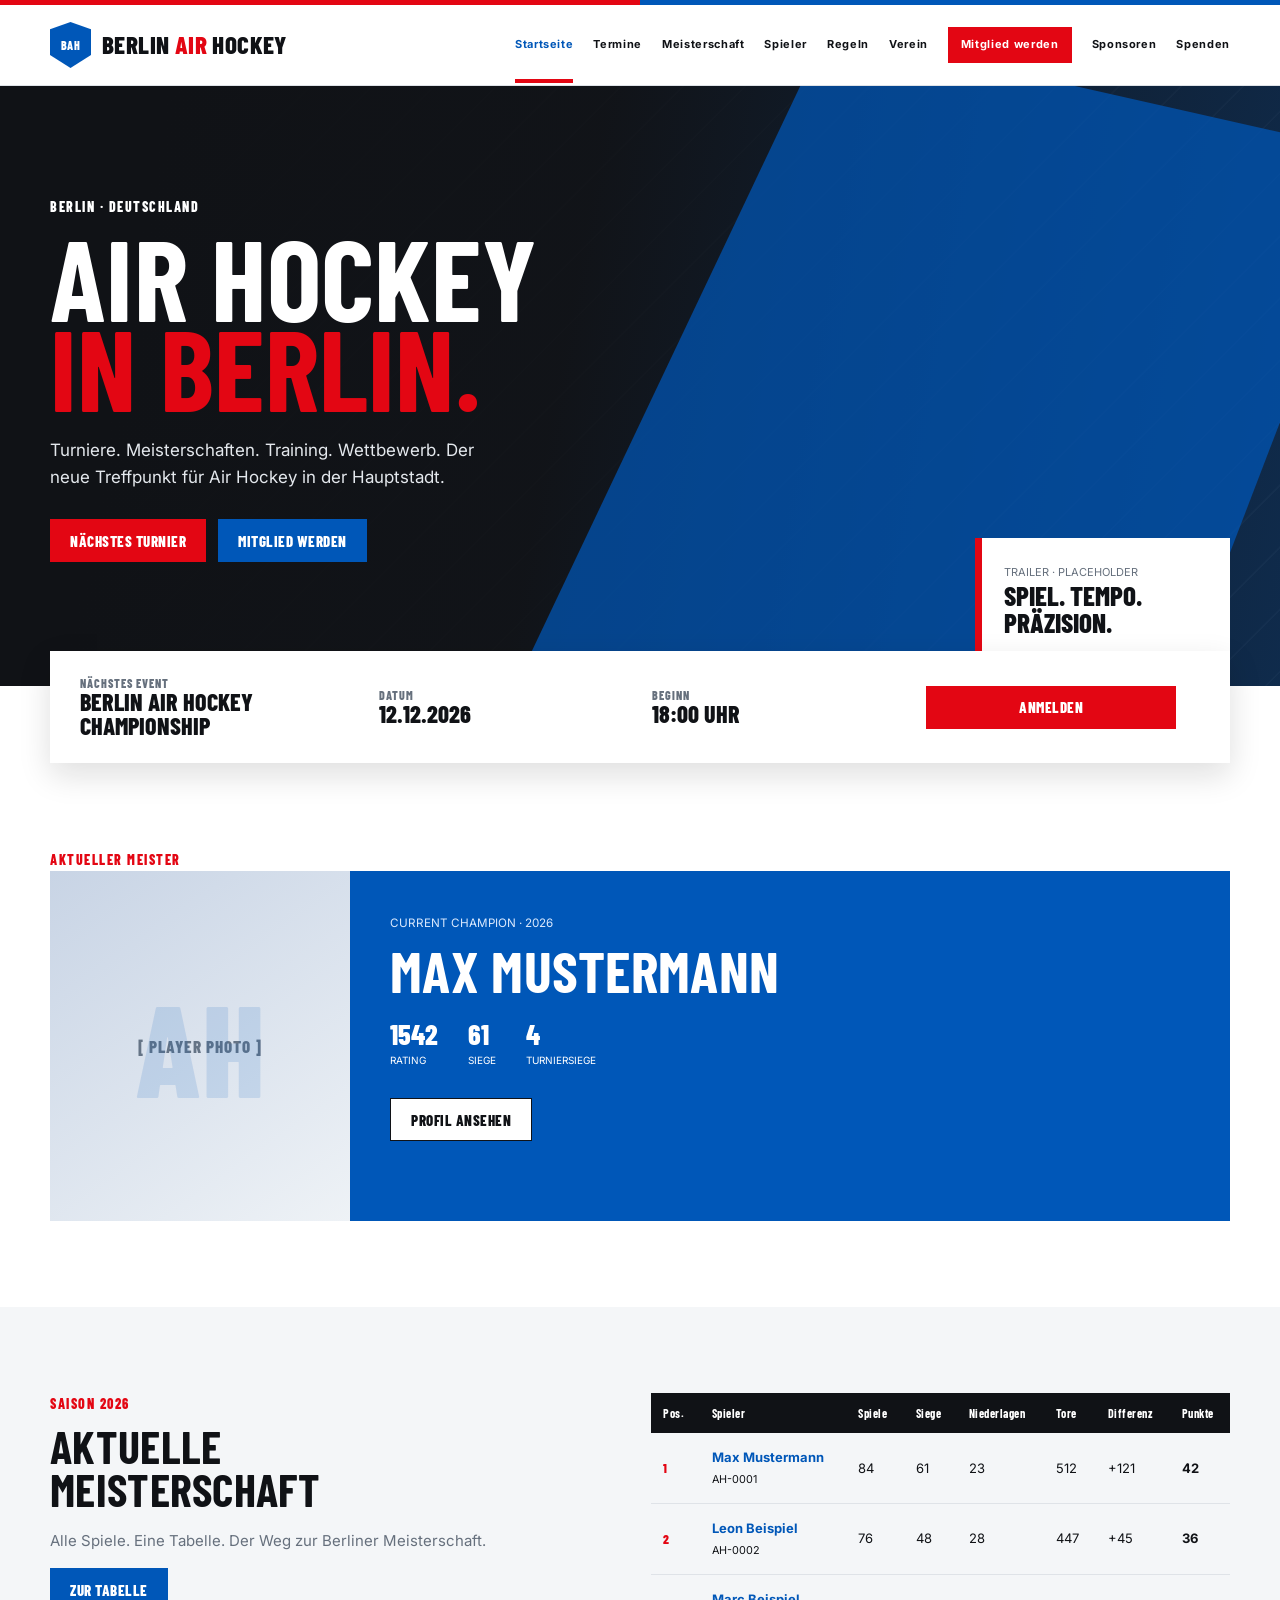
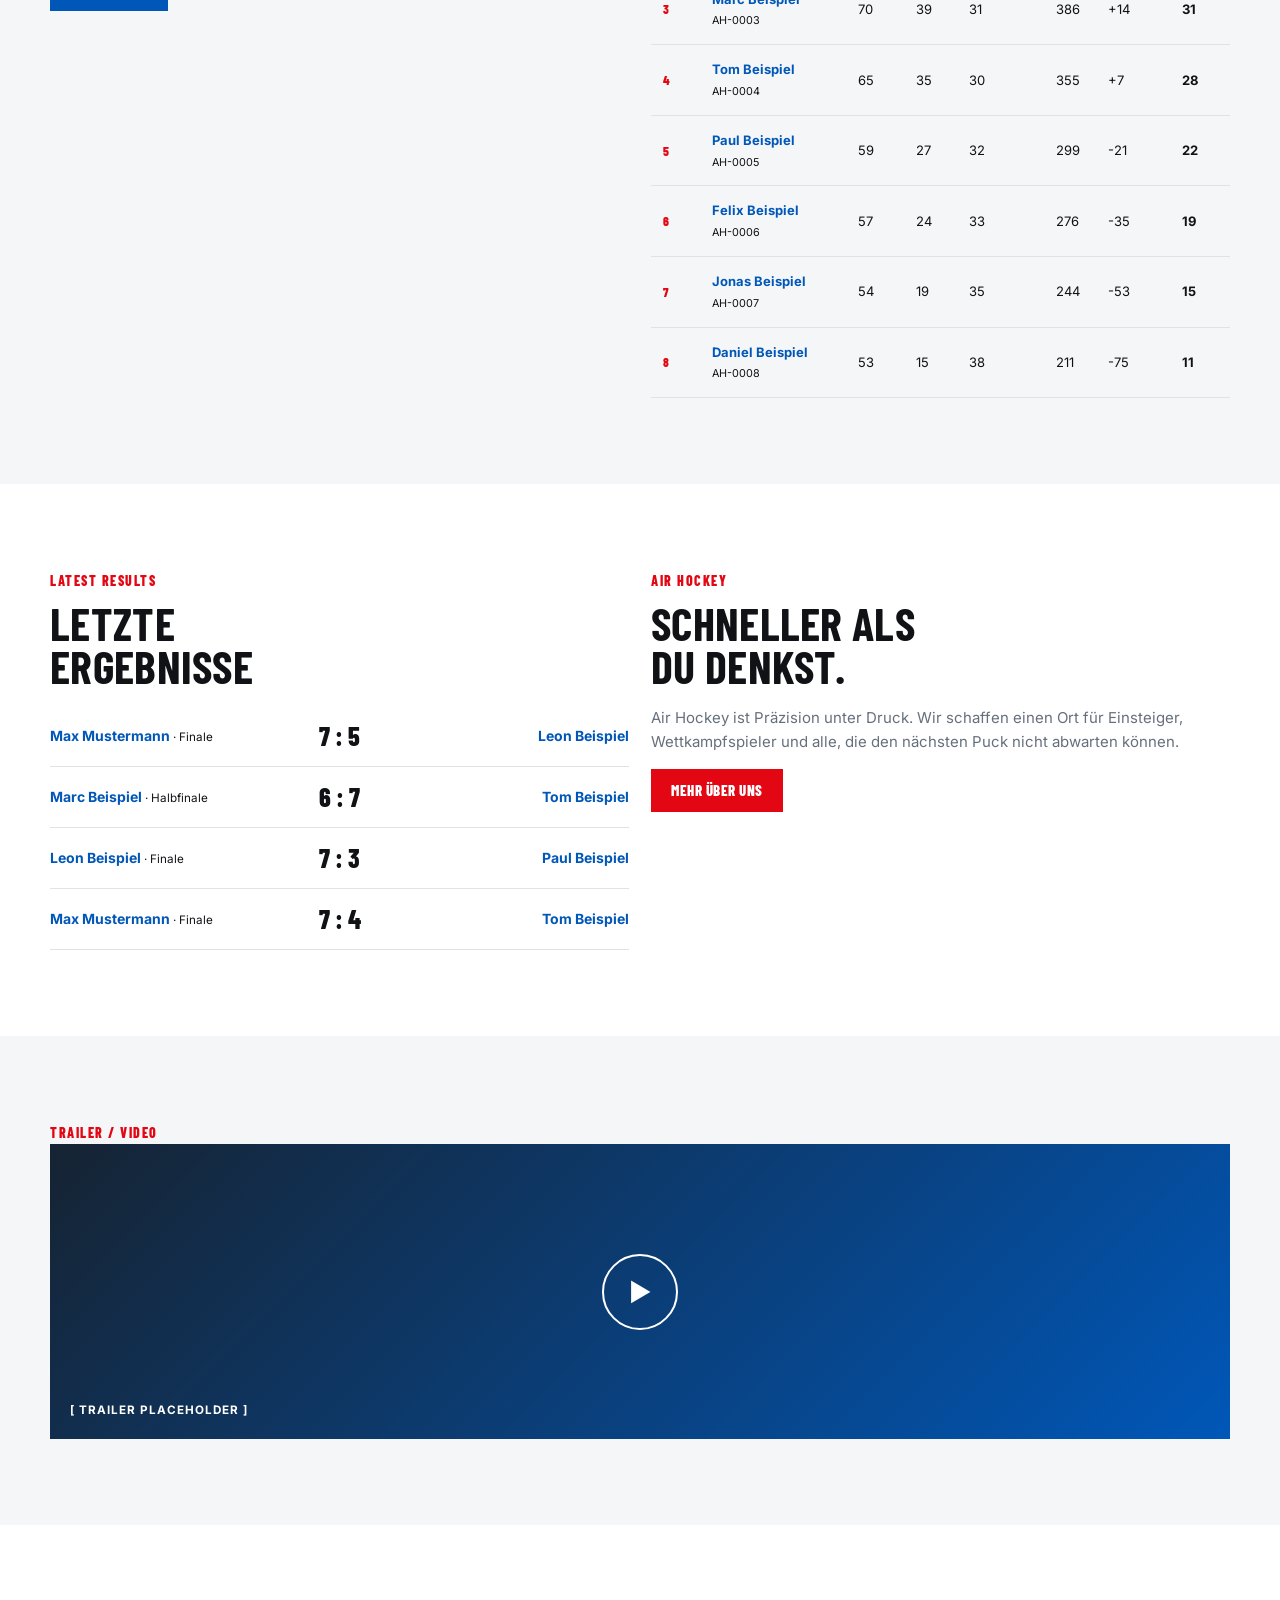
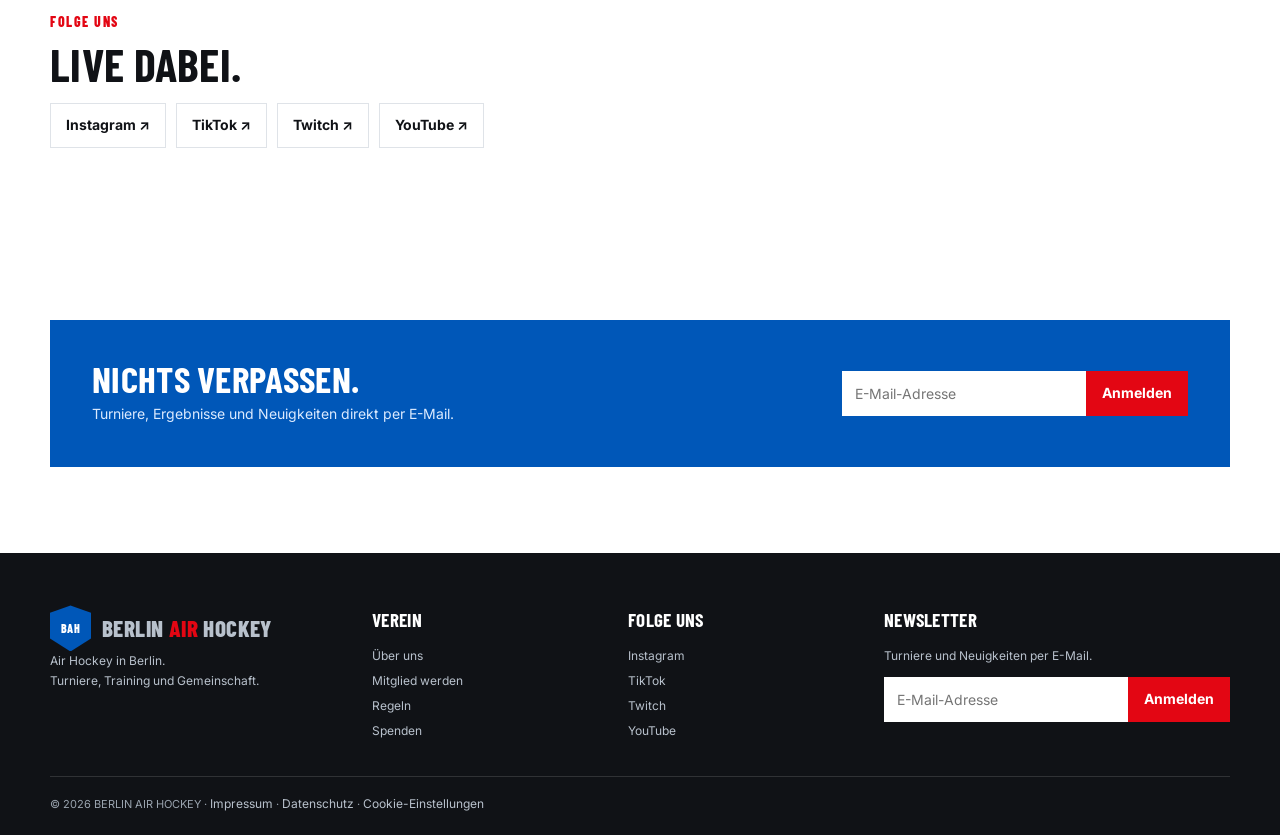
<file: index.html>
<!doctype html><html lang="de"><head><meta charset="utf-8"><meta name="viewport" content="width=device-width,initial-scale=1"><meta name="description" content="Berlin Air Hockey – Turniere, Training, Meisterschaft und Community."><meta property="og:title" content="Berlin Air Hockey"><meta property="og:description" content="Air Hockey in Berlin."><title>Berlin Air Hockey – Air Hockey Verein in Berlin</title><link rel="preconnect" href="https://fonts.googleapis.com"><link rel="preconnect" href="https://fonts.gstatic.com" crossorigin><link href="https://fonts.googleapis.com/css2?family=Barlow+Condensed:wght@500;600;700;800&family=Inter:wght@400;500;600;700&display=swap" rel="stylesheet"><link rel="stylesheet" href="assets/css/style.css"></head><body data-page="home"><div id="site-header"></div><main id="app"></main><div id="site-footer"></div><script type="module" src="assets/js/app.js"></script></body></html>
</file>
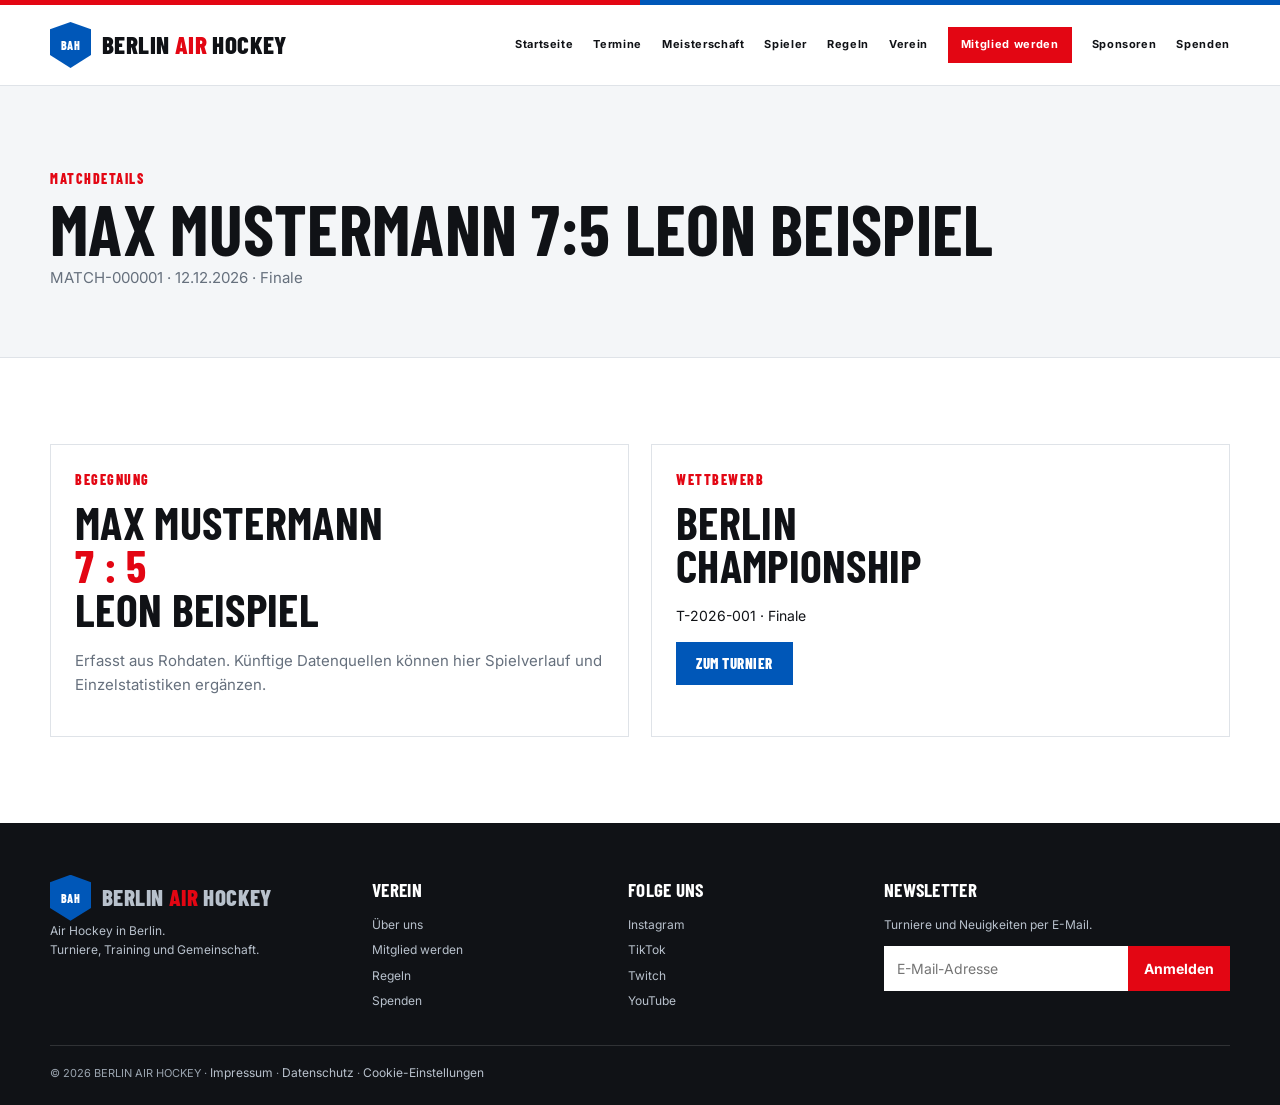
<file: match.html>
<!doctype html><html lang="de"><head><meta charset="utf-8"><meta name="viewport" content="width=device-width,initial-scale=1"><meta name="description" content="Matchdetails Berlin Air Hockey."><title>Match | Berlin Air Hockey</title><link rel="preconnect" href="https://fonts.googleapis.com"><link rel="preconnect" href="https://fonts.gstatic.com" crossorigin><link href="https://fonts.googleapis.com/css2?family=Barlow+Condensed:wght@500;600;700;800&family=Inter:wght@400;500;600;700&display=swap" rel="stylesheet"><link rel="stylesheet" href="assets/css/style.css"></head><body data-page="match"><div id="site-header"></div><main id="app"></main><div id="site-footer"></div><script type="module" src="assets/js/app.js"></script></body></html>
</file>
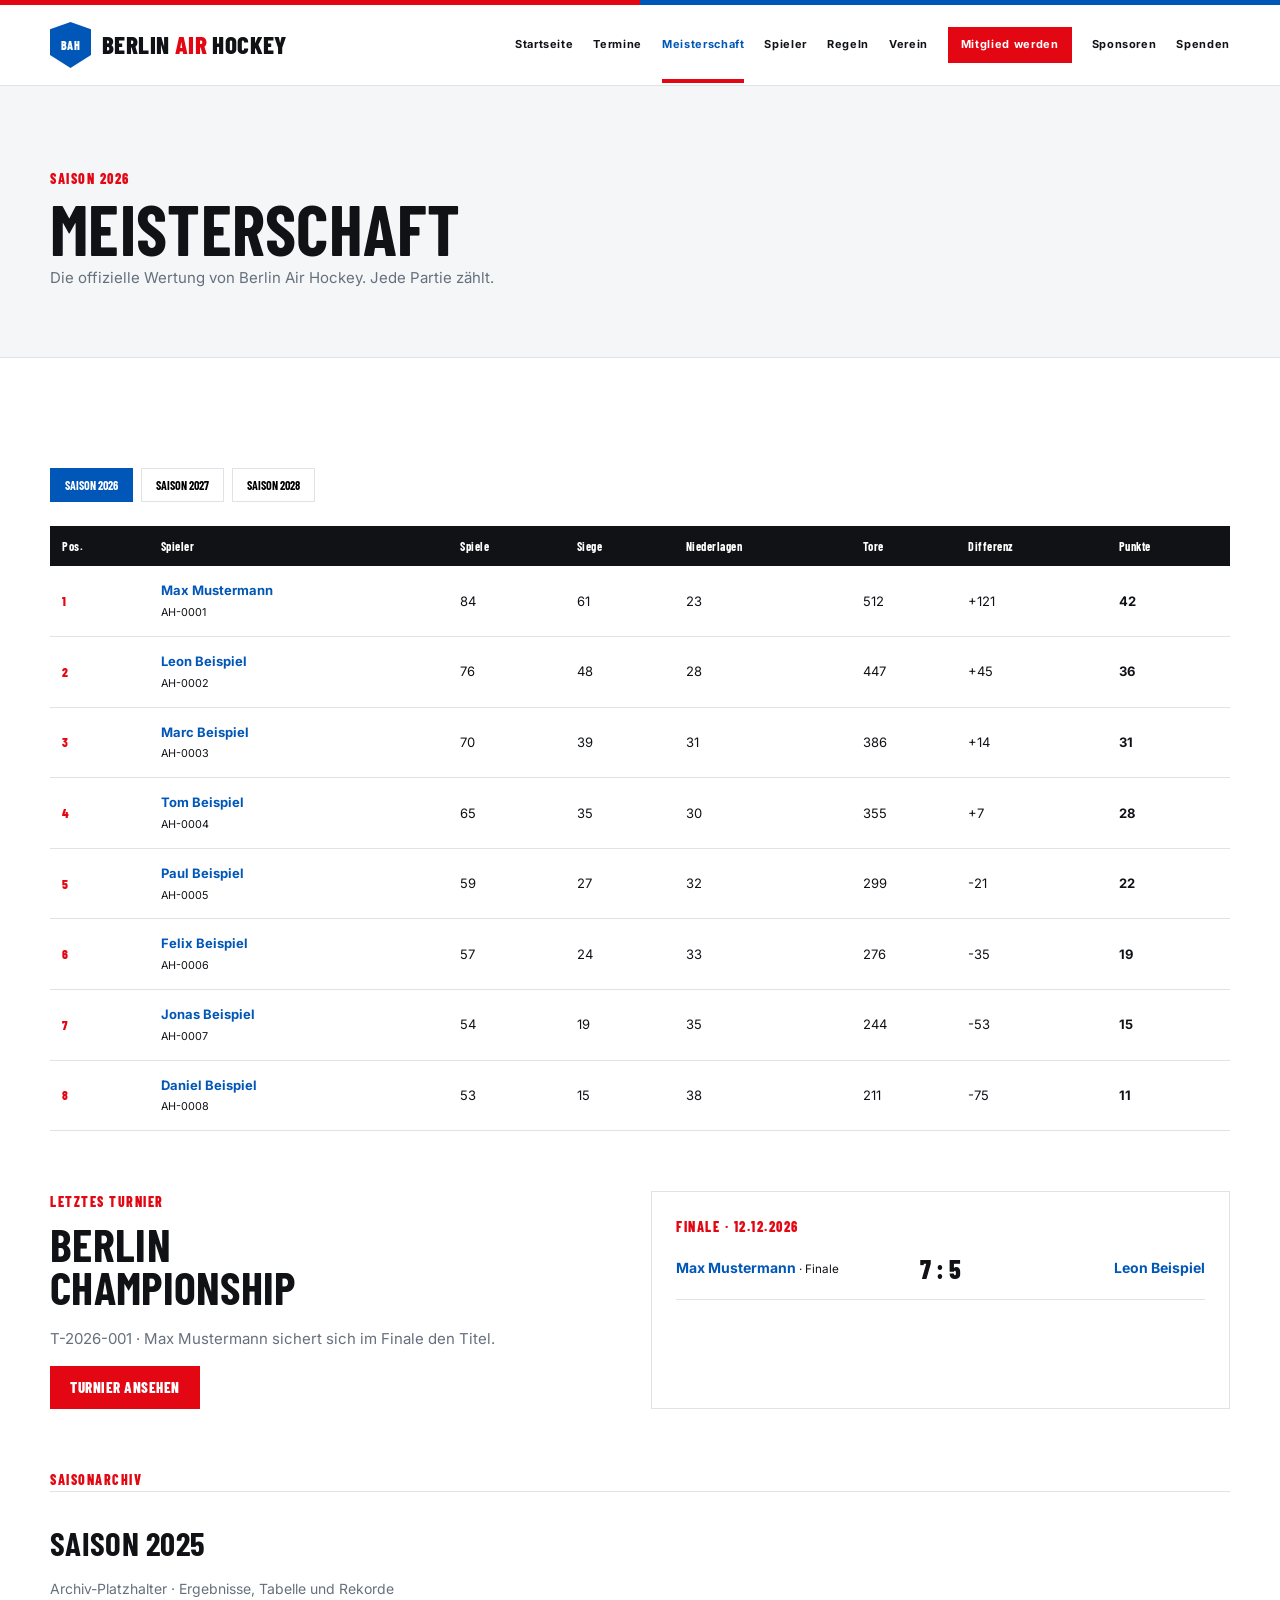
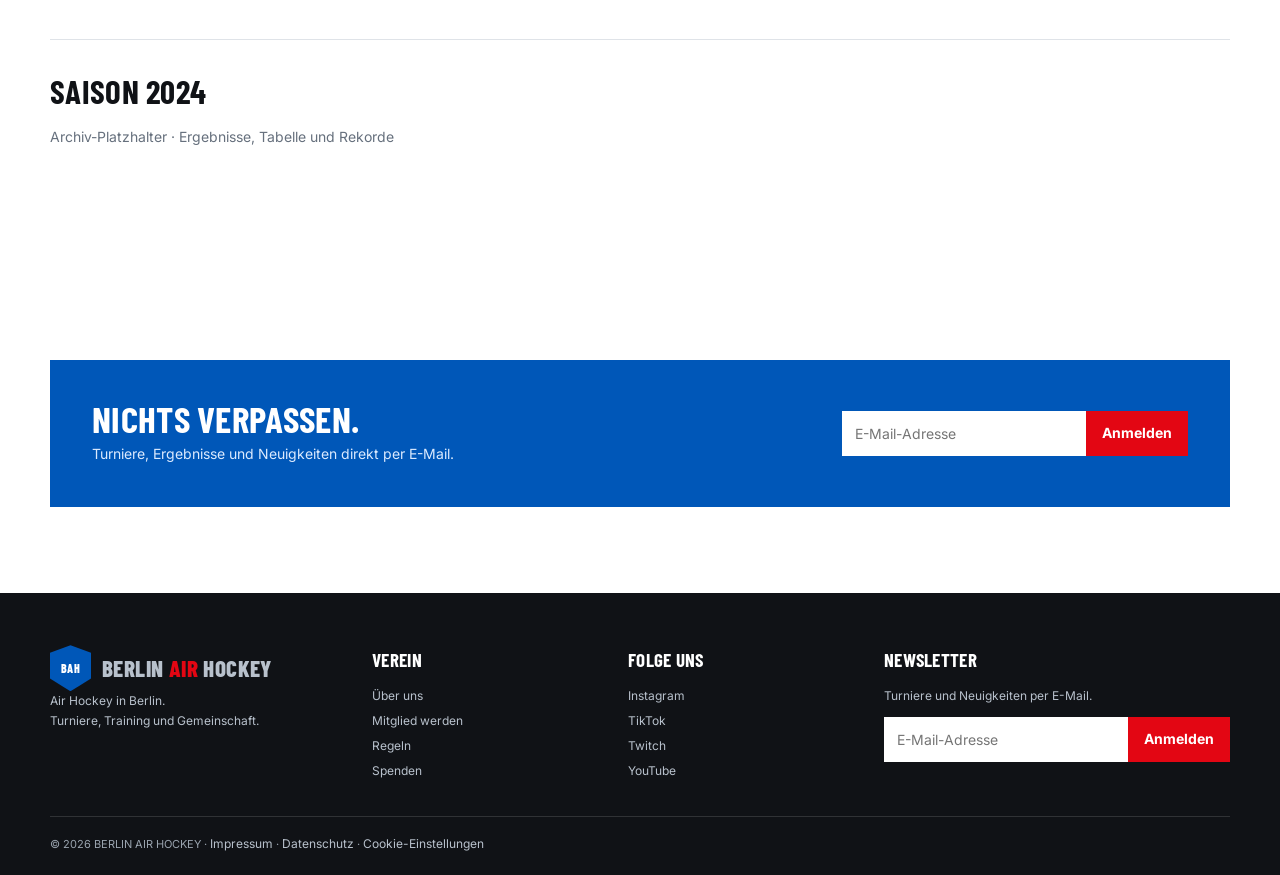
<file: meisterschaft.html>
<!doctype html><html lang="de"><head><meta charset="utf-8"><meta name="viewport" content="width=device-width,initial-scale=1"><meta name="description" content="Meisterschaftstabelle Berlin Air Hockey."><title>Meisterschaft | Berlin Air Hockey</title><link rel="preconnect" href="https://fonts.googleapis.com"><link rel="preconnect" href="https://fonts.gstatic.com" crossorigin><link href="https://fonts.googleapis.com/css2?family=Barlow+Condensed:wght@500;600;700;800&family=Inter:wght@400;500;600;700&display=swap" rel="stylesheet"><link rel="stylesheet" href="assets/css/style.css"></head><body data-page="championship"><div id="site-header"></div><main id="app"></main><div id="site-footer"></div><script type="module" src="assets/js/app.js"></script></body></html>
</file>
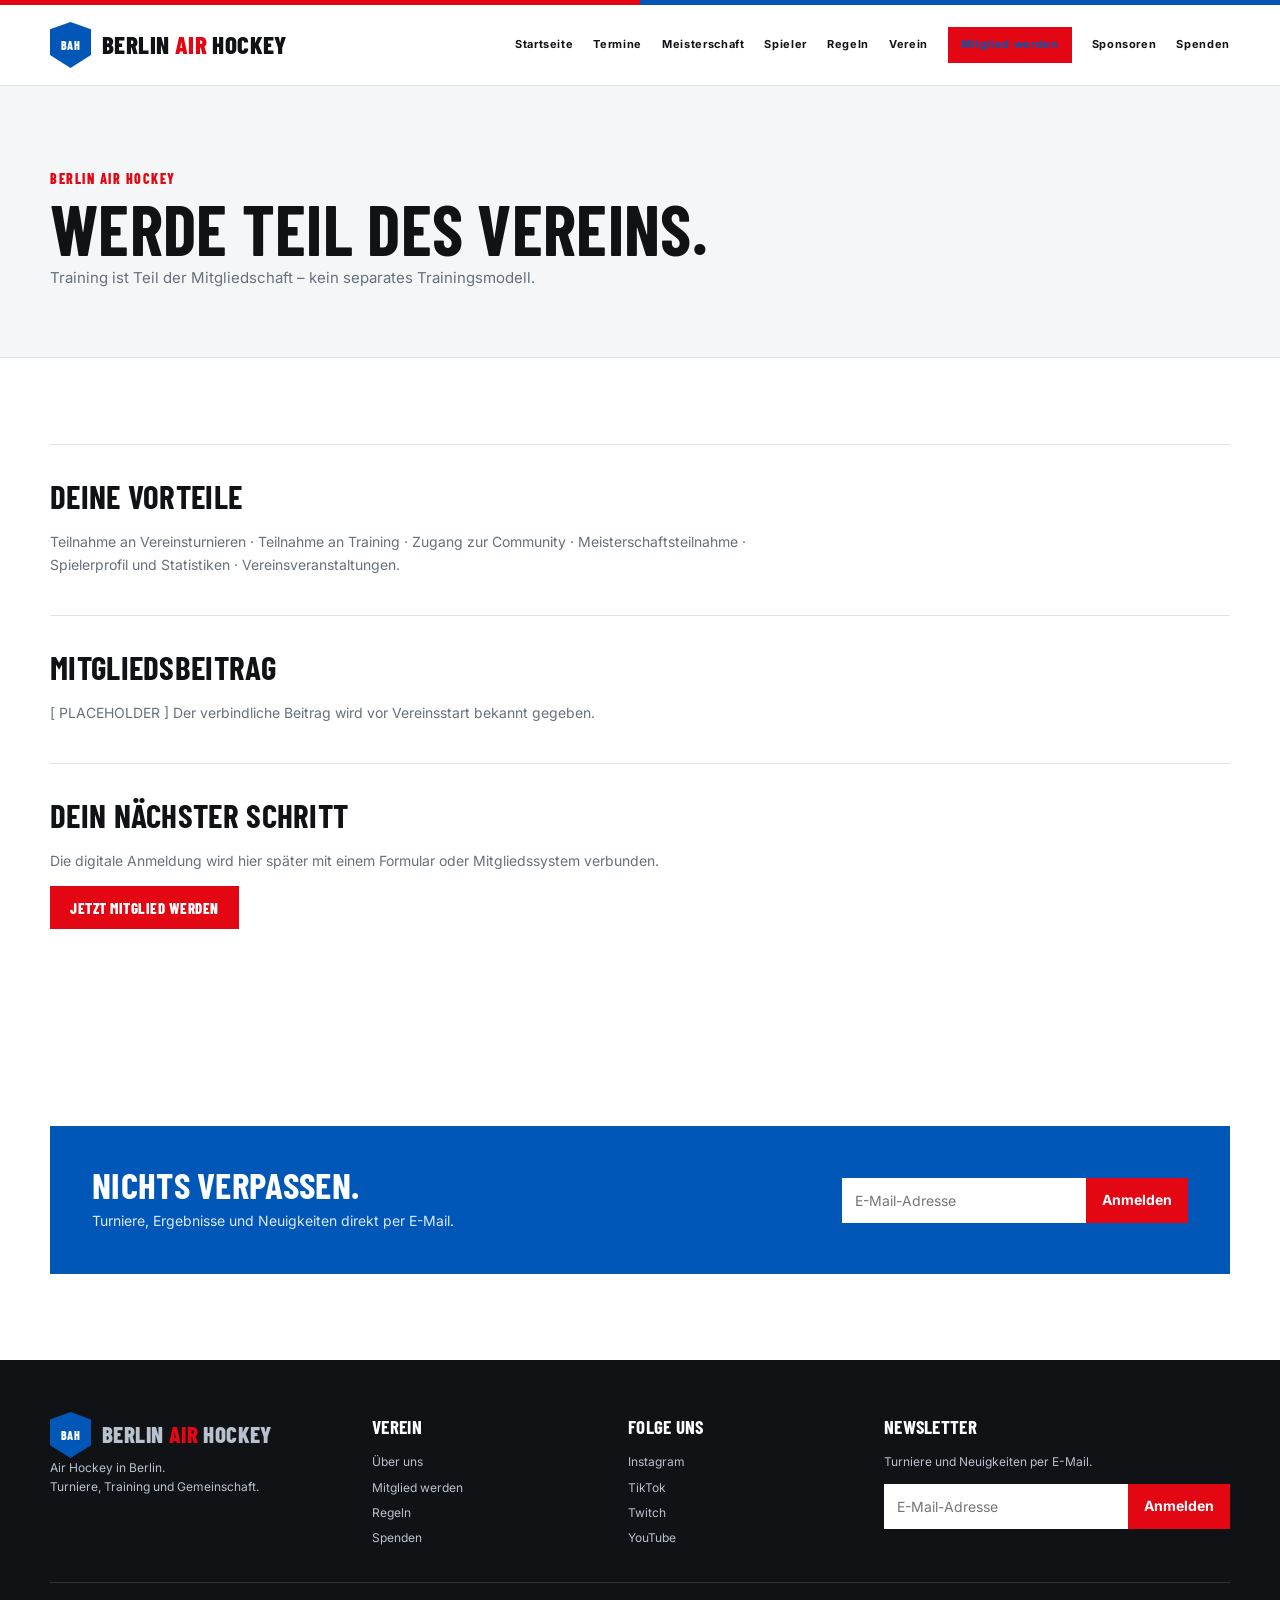
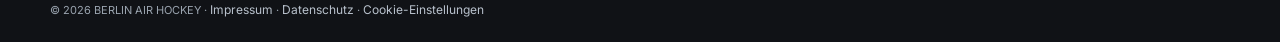
<file: mitglied-werden.html>
<!doctype html><html lang="de"><head><meta charset="utf-8"><meta name="viewport" content="width=device-width,initial-scale=1"><title>Mitglied werden | Berlin Air Hockey</title><link rel="preconnect" href="https://fonts.googleapis.com"><link rel="preconnect" href="https://fonts.gstatic.com" crossorigin><link href="https://fonts.googleapis.com/css2?family=Barlow+Condensed:wght@500;600;700;800&family=Inter:wght@400;500;600;700&display=swap" rel="stylesheet"><link rel="stylesheet" href="assets/css/style.css"></head><body data-page="join"><div id="site-header"></div><main id="app"></main><div id="site-footer"></div><script type="module" src="assets/js/app.js"></script></body></html>
</file>
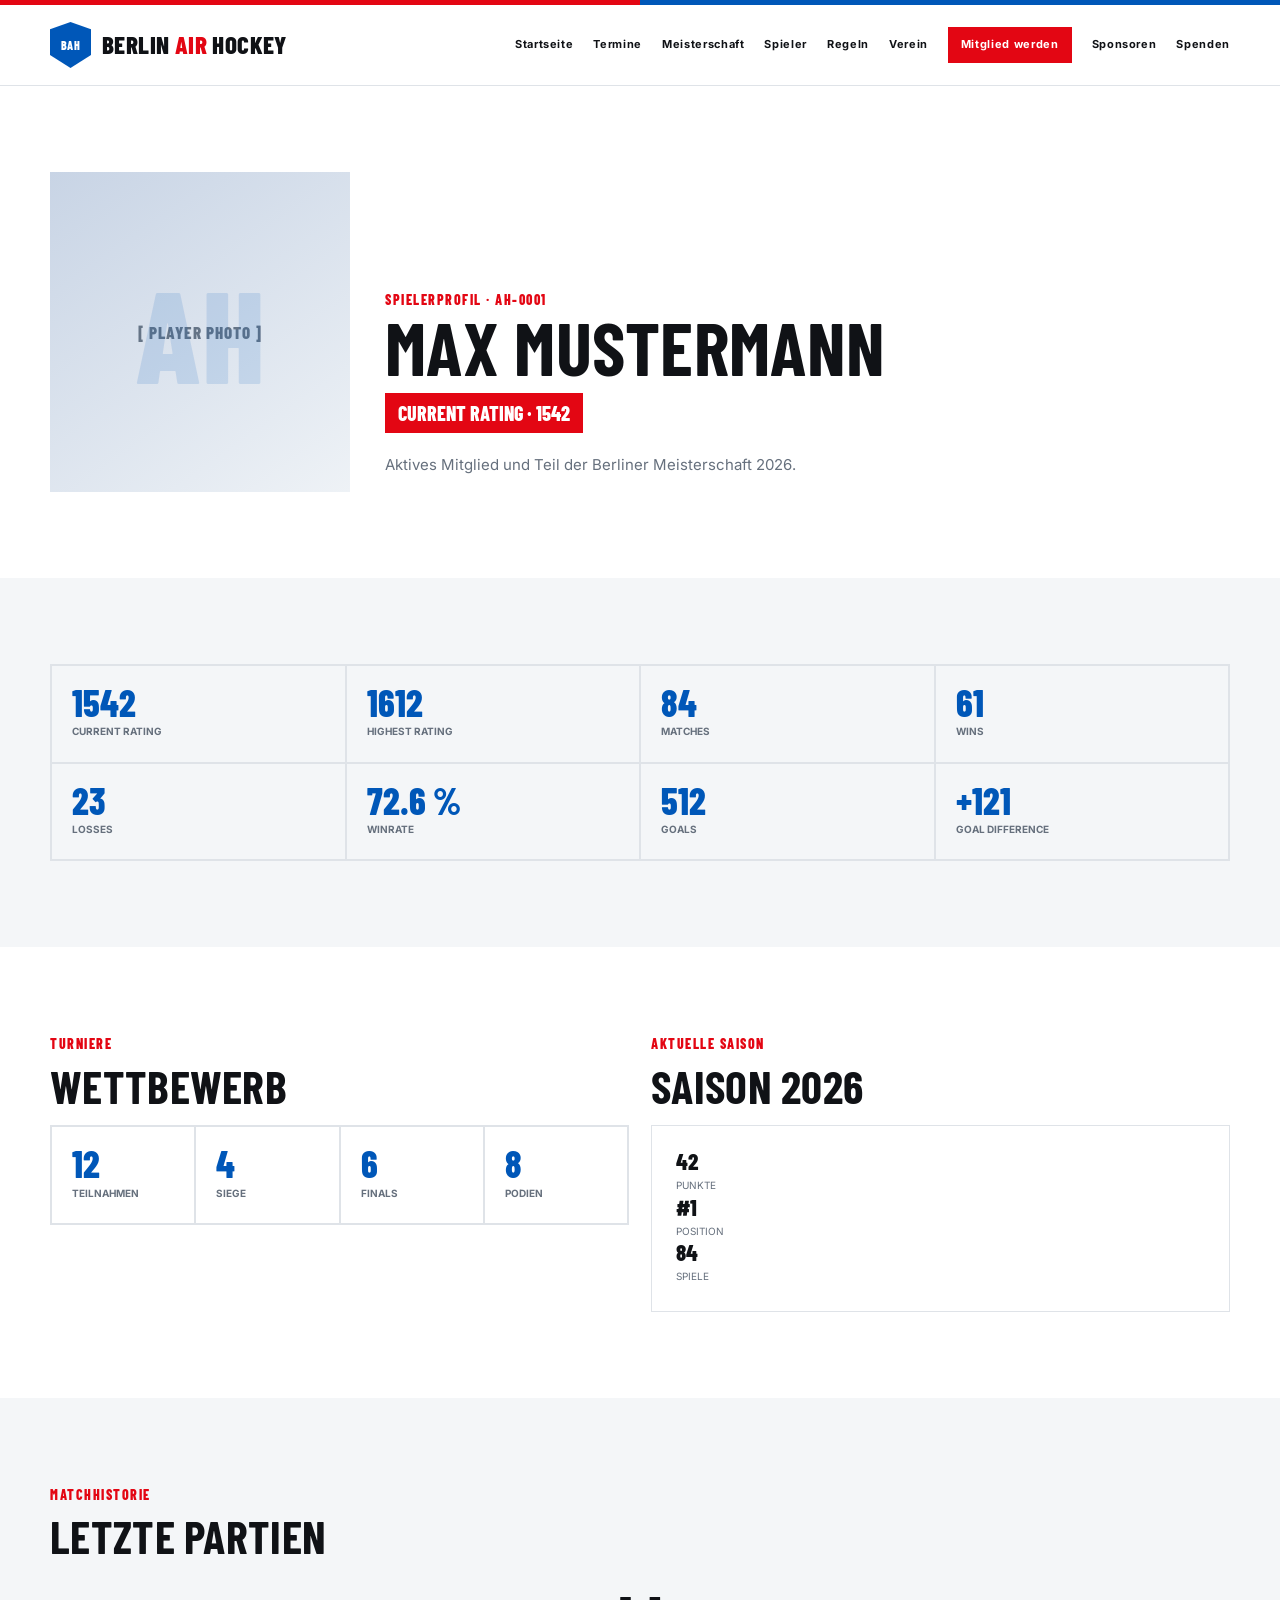
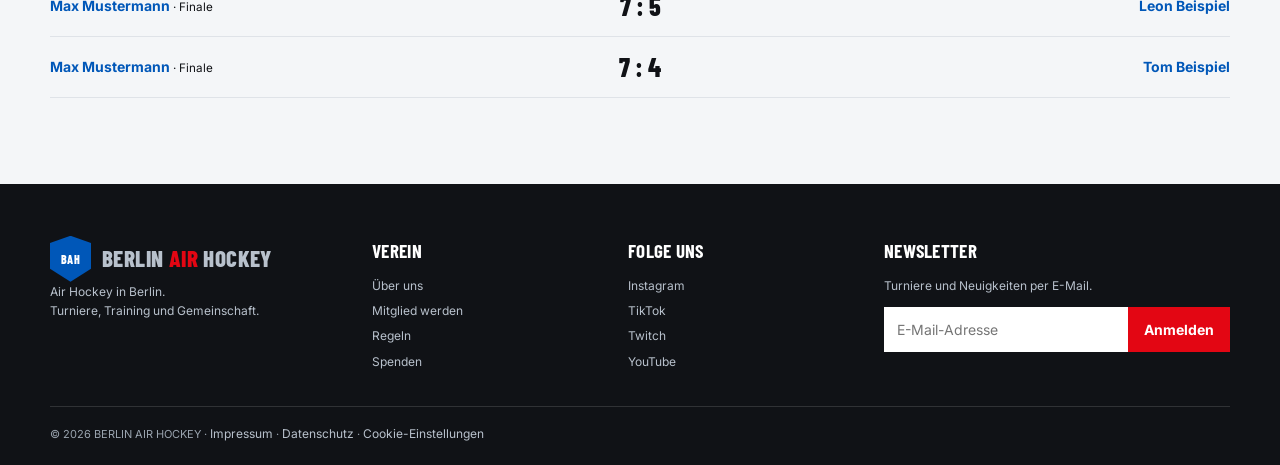
<file: profil.html>
<!doctype html><html lang="de"><head><meta charset="utf-8"><meta name="viewport" content="width=device-width,initial-scale=1"><meta name="description" content="Spielerprofil Berlin Air Hockey."><title>Spielerprofil | Berlin Air Hockey</title><link rel="preconnect" href="https://fonts.googleapis.com"><link rel="preconnect" href="https://fonts.gstatic.com" crossorigin><link href="https://fonts.googleapis.com/css2?family=Barlow+Condensed:wght@500;600;700;800&family=Inter:wght@400;500;600;700&display=swap" rel="stylesheet"><link rel="stylesheet" href="assets/css/style.css"></head><body data-page="profile"><div id="site-header"></div><main id="app"></main><div id="site-footer"></div><script type="module" src="assets/js/app.js"></script></body></html>
</file>
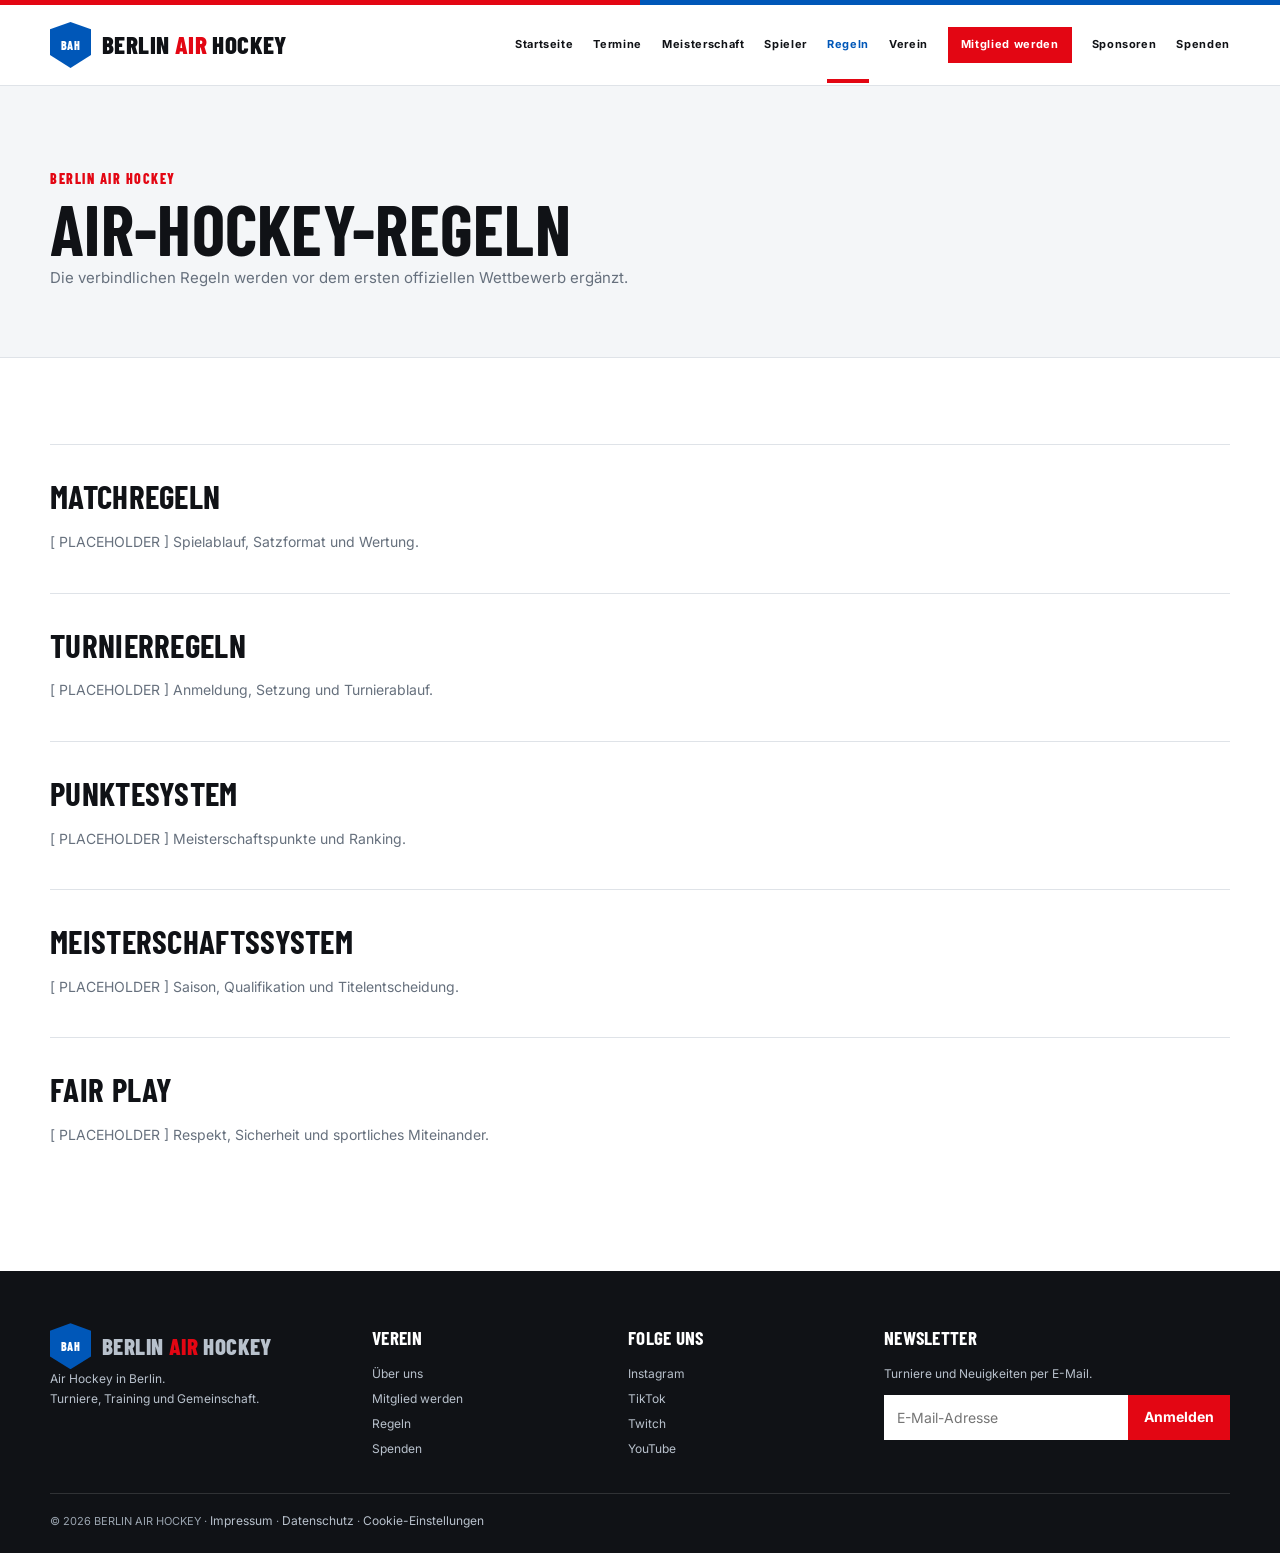
<file: regeln.html>
<!doctype html><html lang="de"><head><meta charset="utf-8"><meta name="viewport" content="width=device-width,initial-scale=1"><title>Regeln | Berlin Air Hockey</title><link rel="preconnect" href="https://fonts.googleapis.com"><link rel="preconnect" href="https://fonts.gstatic.com" crossorigin><link href="https://fonts.googleapis.com/css2?family=Barlow+Condensed:wght@500;600;700;800&family=Inter:wght@400;500;600;700&display=swap" rel="stylesheet"><link rel="stylesheet" href="assets/css/style.css"></head><body data-page="rules"><div id="site-header"></div><main id="app"></main><div id="site-footer"></div><script type="module" src="assets/js/app.js"></script></body></html>
</file>
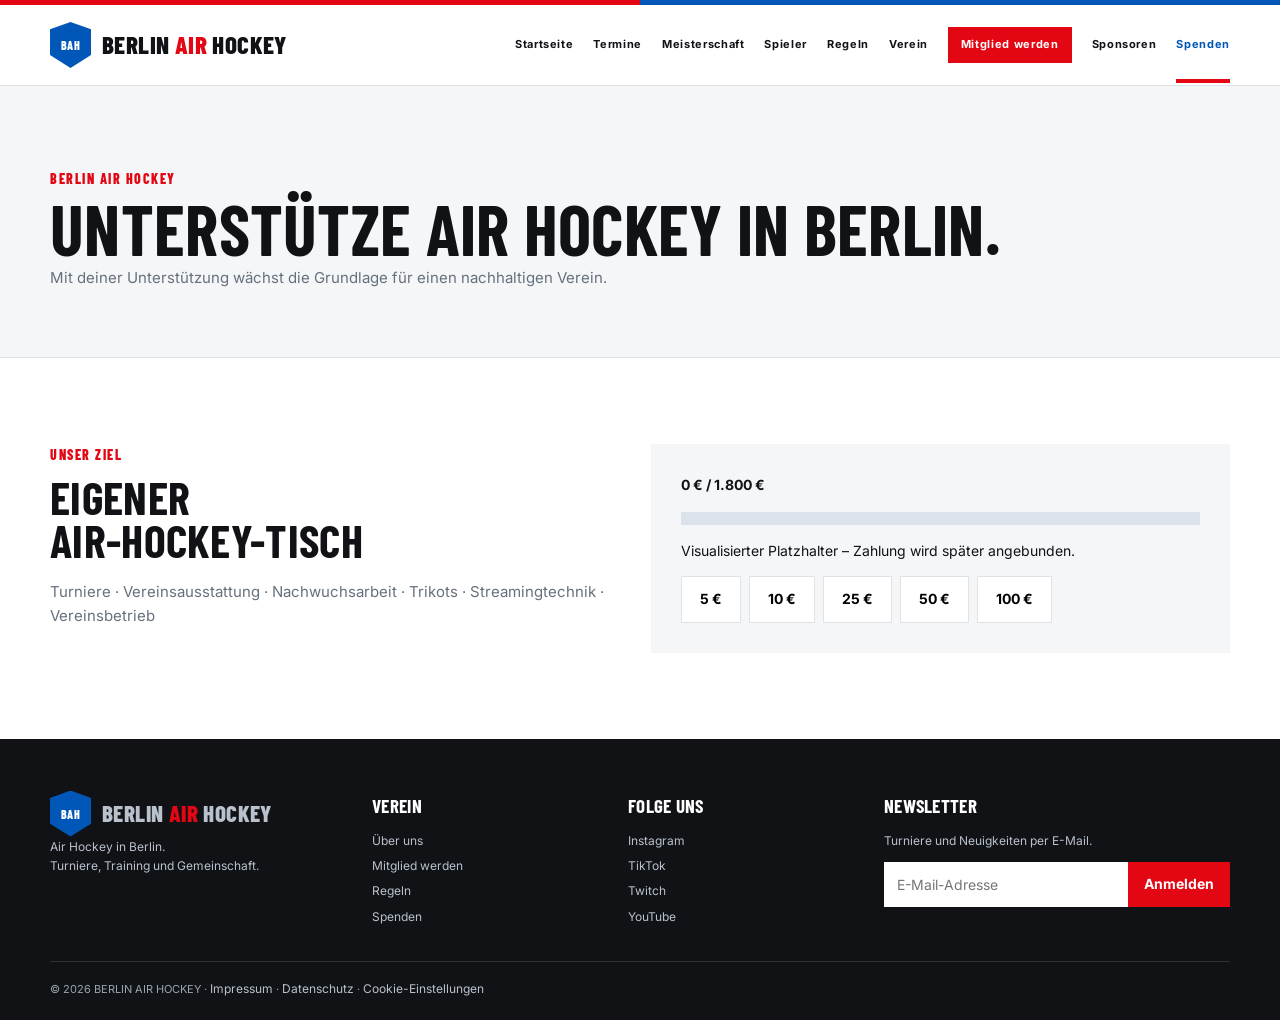
<file: spenden.html>
<!doctype html><html lang="de"><head><meta charset="utf-8"><meta name="viewport" content="width=device-width,initial-scale=1"><title>Spenden | Berlin Air Hockey</title><link rel="preconnect" href="https://fonts.googleapis.com"><link rel="preconnect" href="https://fonts.gstatic.com" crossorigin><link href="https://fonts.googleapis.com/css2?family=Barlow+Condensed:wght@500;600;700;800&family=Inter:wght@400;500;600;700&display=swap" rel="stylesheet"><link rel="stylesheet" href="assets/css/style.css"></head><body data-page="donate"><div id="site-header"></div><main id="app"></main><div id="site-footer"></div><script type="module" src="assets/js/app.js"></script></body></html>
</file>
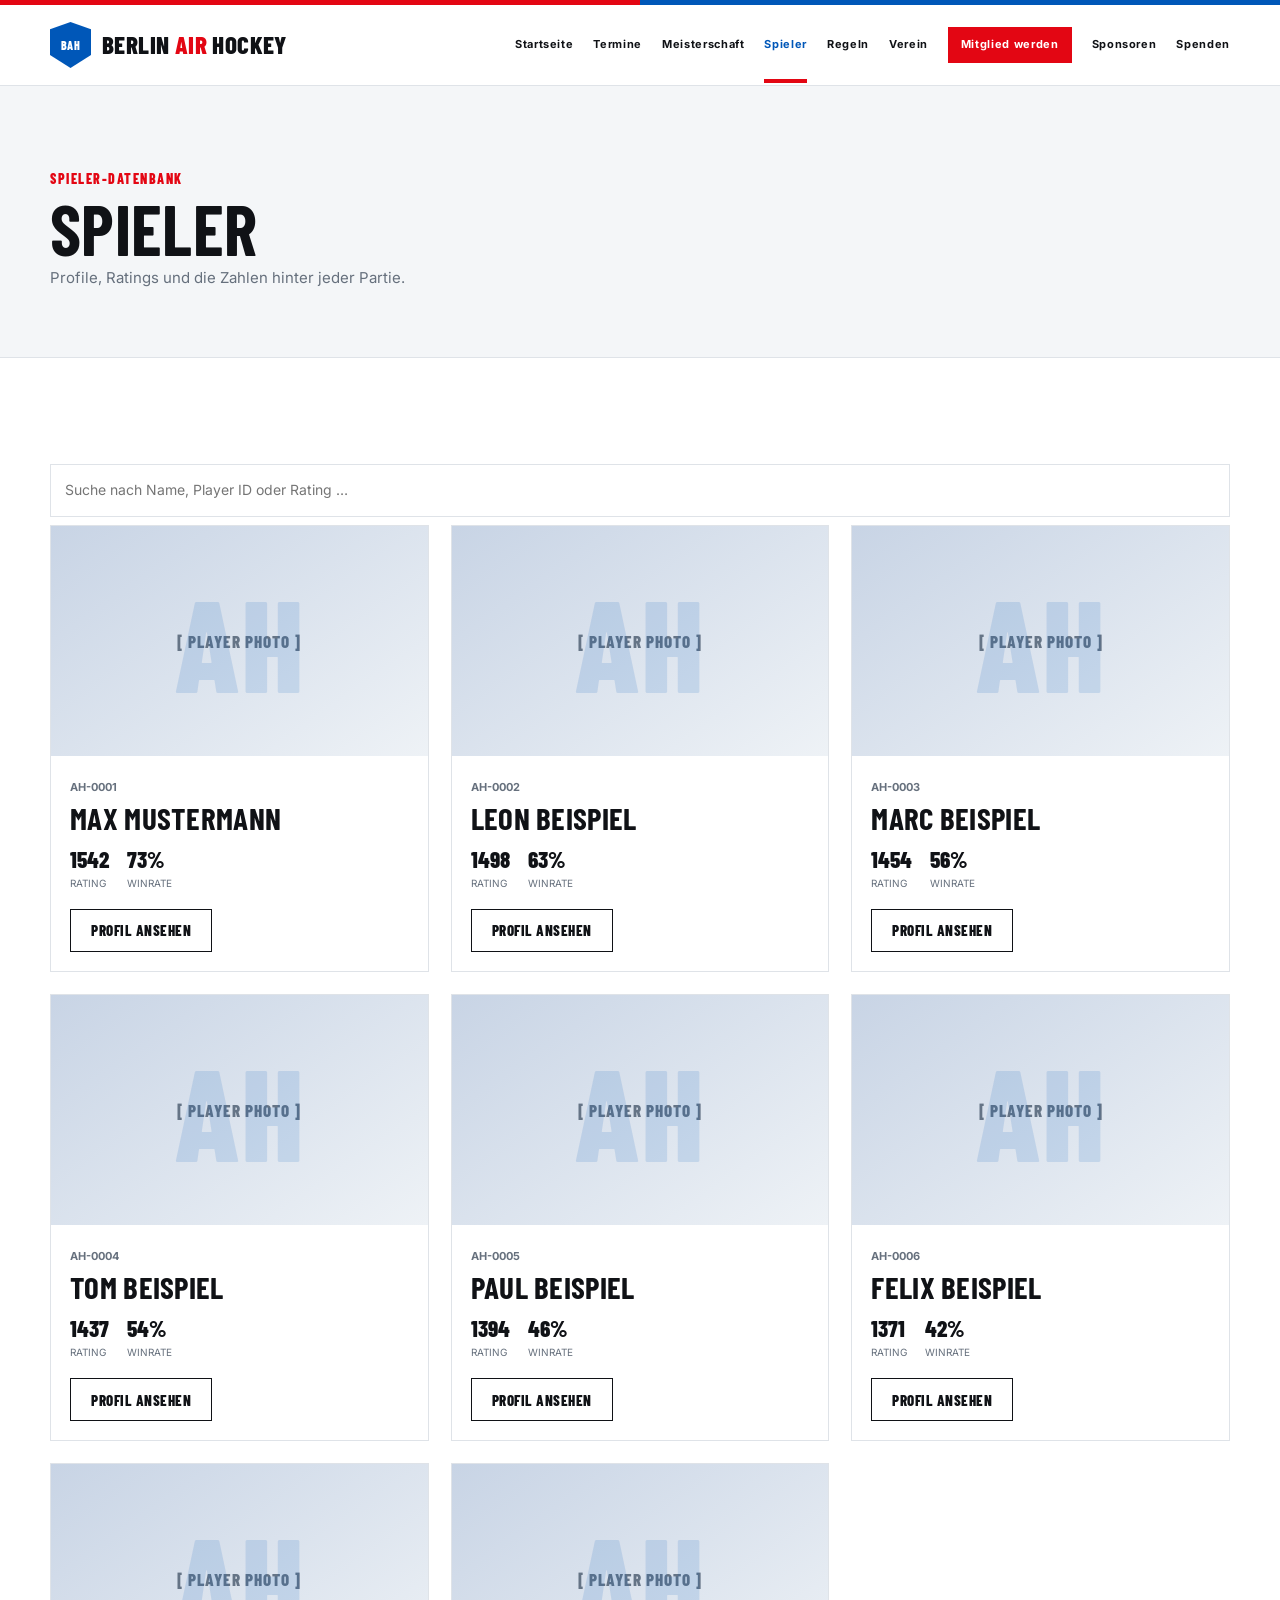
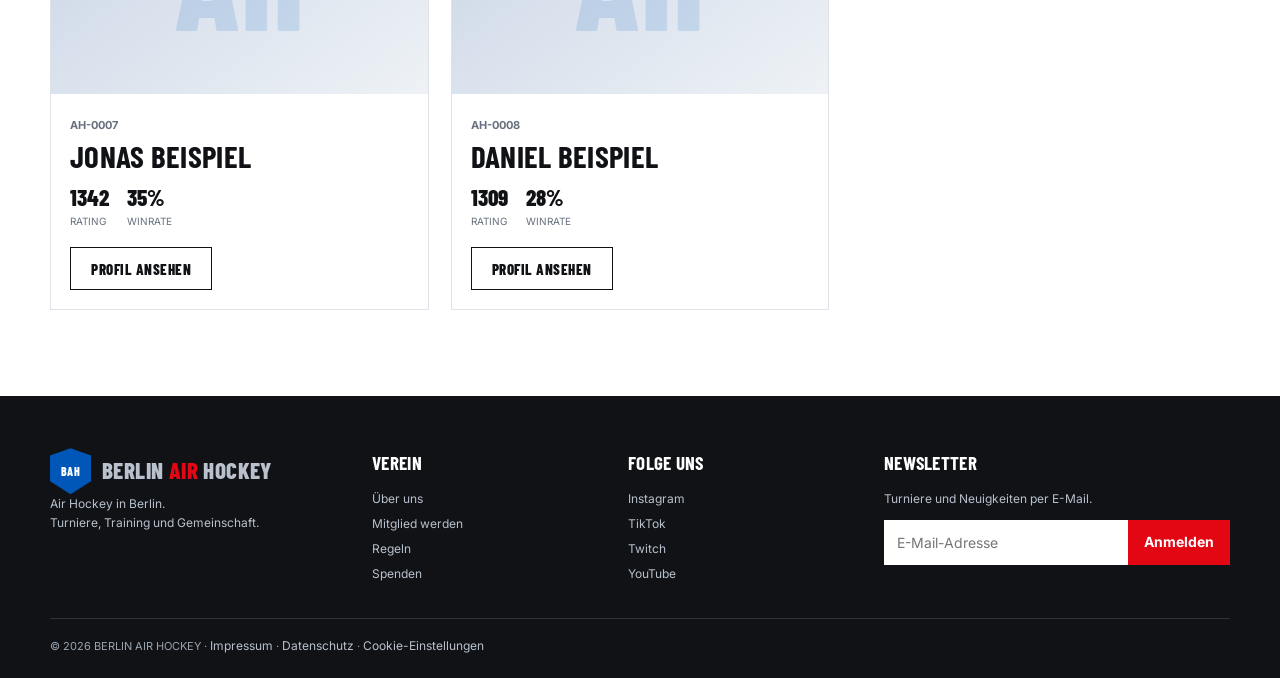
<file: spieler.html>
<!doctype html><html lang="de"><head><meta charset="utf-8"><meta name="viewport" content="width=device-width,initial-scale=1"><meta name="description" content="Spielerprofile von Berlin Air Hockey."><title>Spieler | Berlin Air Hockey</title><link rel="preconnect" href="https://fonts.googleapis.com"><link rel="preconnect" href="https://fonts.gstatic.com" crossorigin><link href="https://fonts.googleapis.com/css2?family=Barlow+Condensed:wght@500;600;700;800&family=Inter:wght@400;500;600;700&display=swap" rel="stylesheet"><link rel="stylesheet" href="assets/css/style.css"></head><body data-page="players"><div id="site-header"></div><main id="app"></main><div id="site-footer"></div><script type="module" src="assets/js/app.js"></script></body></html>
</file>
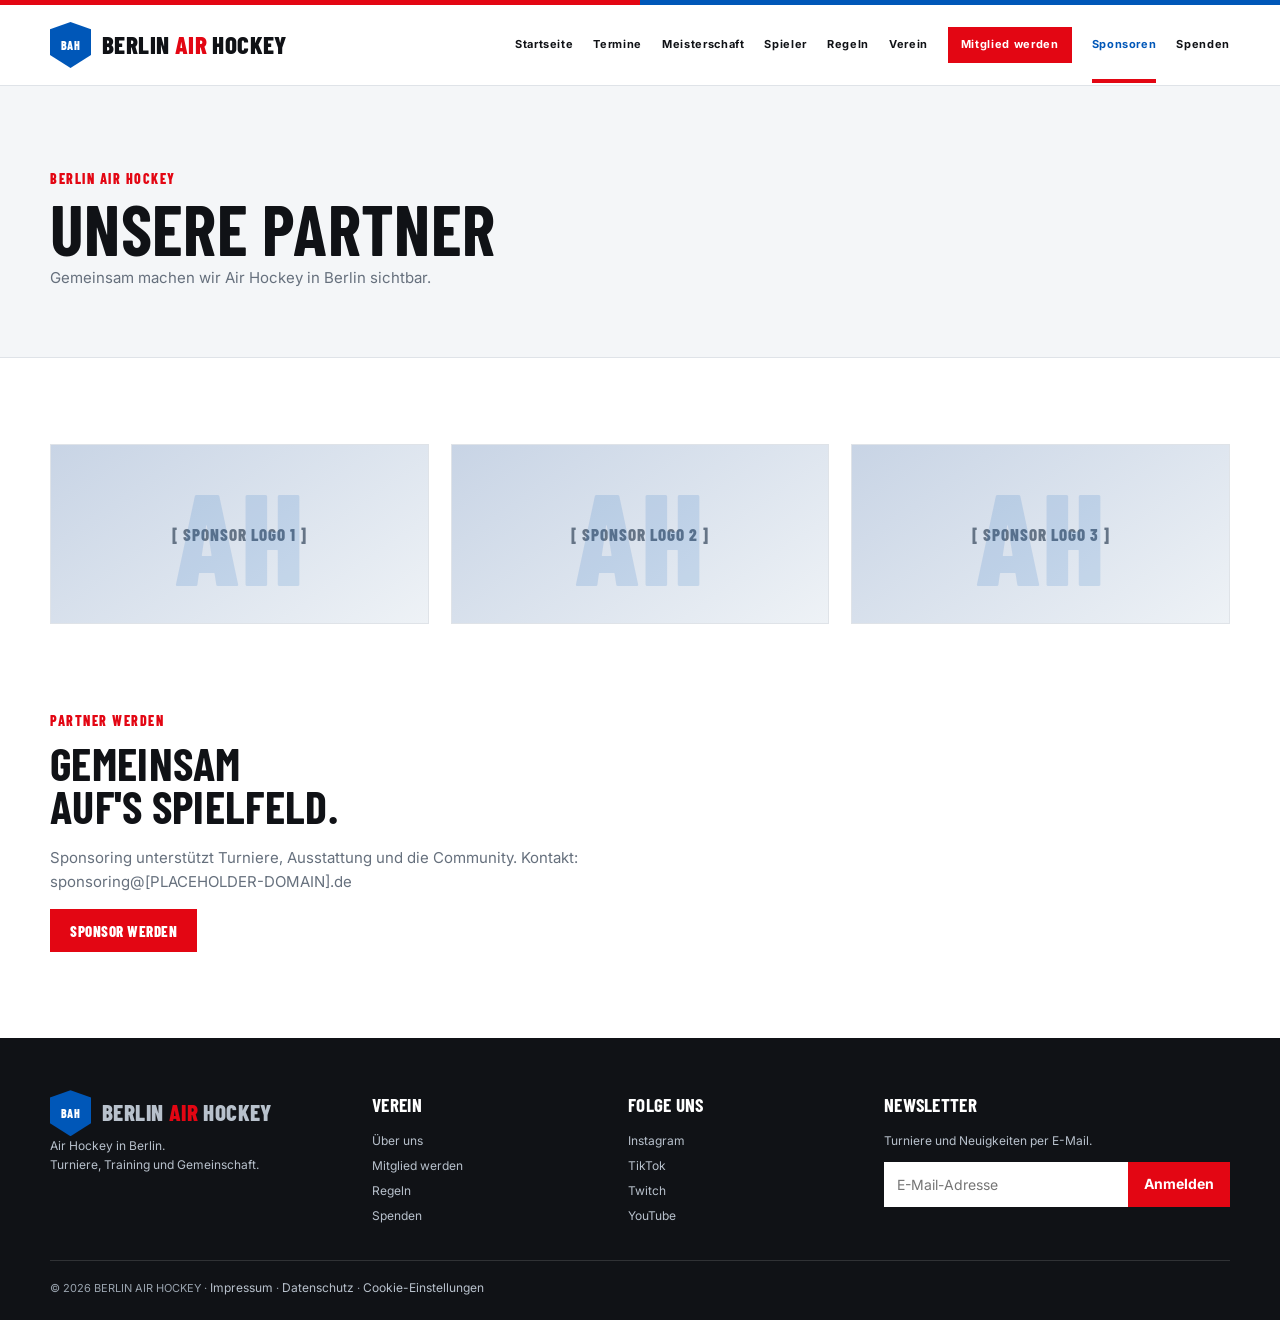
<file: sponsoren.html>
<!doctype html><html lang="de"><head><meta charset="utf-8"><meta name="viewport" content="width=device-width,initial-scale=1"><title>Sponsoren | Berlin Air Hockey</title><link rel="preconnect" href="https://fonts.googleapis.com"><link rel="preconnect" href="https://fonts.gstatic.com" crossorigin><link href="https://fonts.googleapis.com/css2?family=Barlow+Condensed:wght@500;600;700;800&family=Inter:wght@400;500;600;700&display=swap" rel="stylesheet"><link rel="stylesheet" href="assets/css/style.css"></head><body data-page="sponsors"><div id="site-header"></div><main id="app"></main><div id="site-footer"></div><script type="module" src="assets/js/app.js"></script></body></html>
</file>
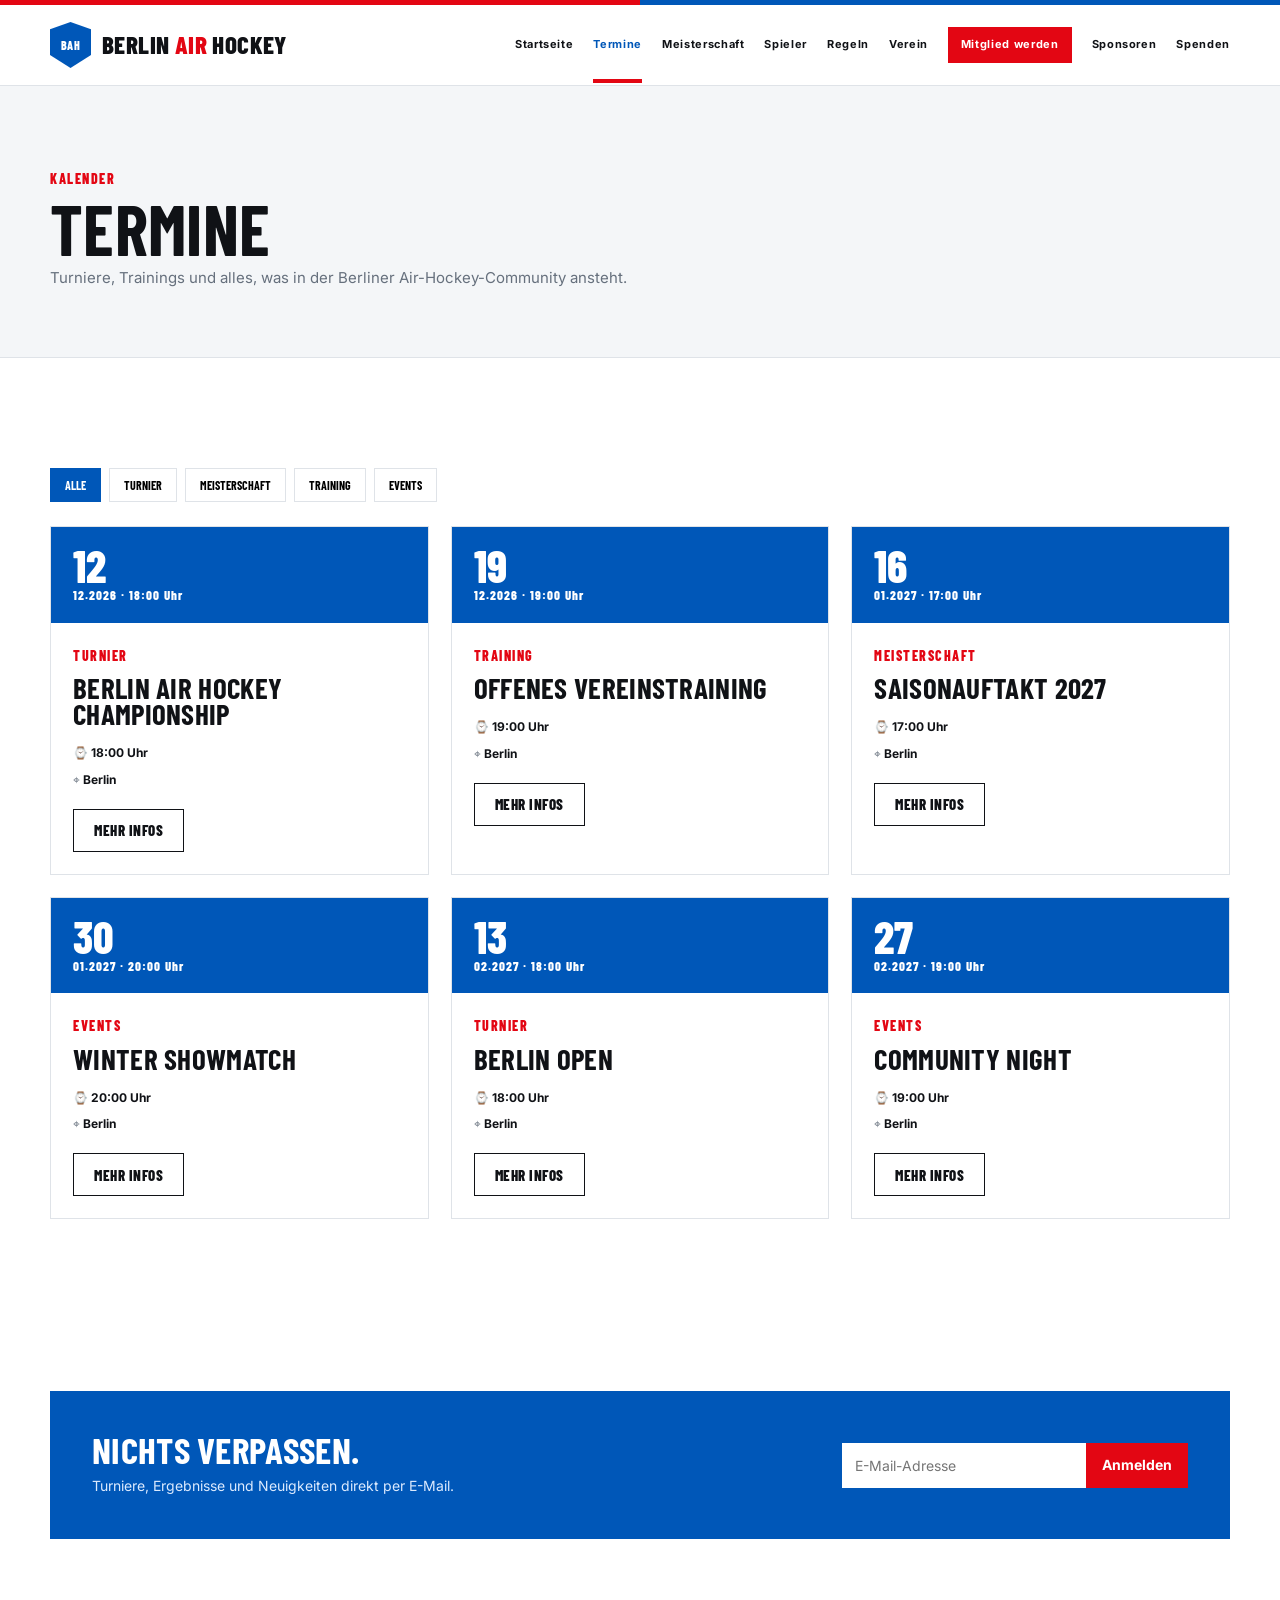
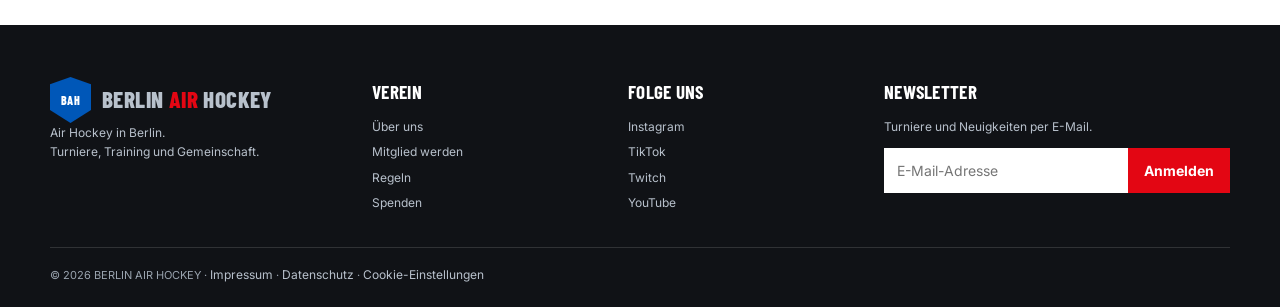
<file: termine.html>
<!doctype html><html lang="de"><head><meta charset="utf-8"><meta name="viewport" content="width=device-width,initial-scale=1"><meta name="description" content="Alle Termine von Berlin Air Hockey."><title>Termine | Berlin Air Hockey</title><link rel="preconnect" href="https://fonts.googleapis.com"><link rel="preconnect" href="https://fonts.gstatic.com" crossorigin><link href="https://fonts.googleapis.com/css2?family=Barlow+Condensed:wght@500;600;700;800&family=Inter:wght@400;500;600;700&display=swap" rel="stylesheet"><link rel="stylesheet" href="assets/css/style.css"></head><body data-page="events"><div id="site-header"></div><main id="app"></main><div id="site-footer"></div><script type="module" src="assets/js/app.js"></script></body></html>
</file>
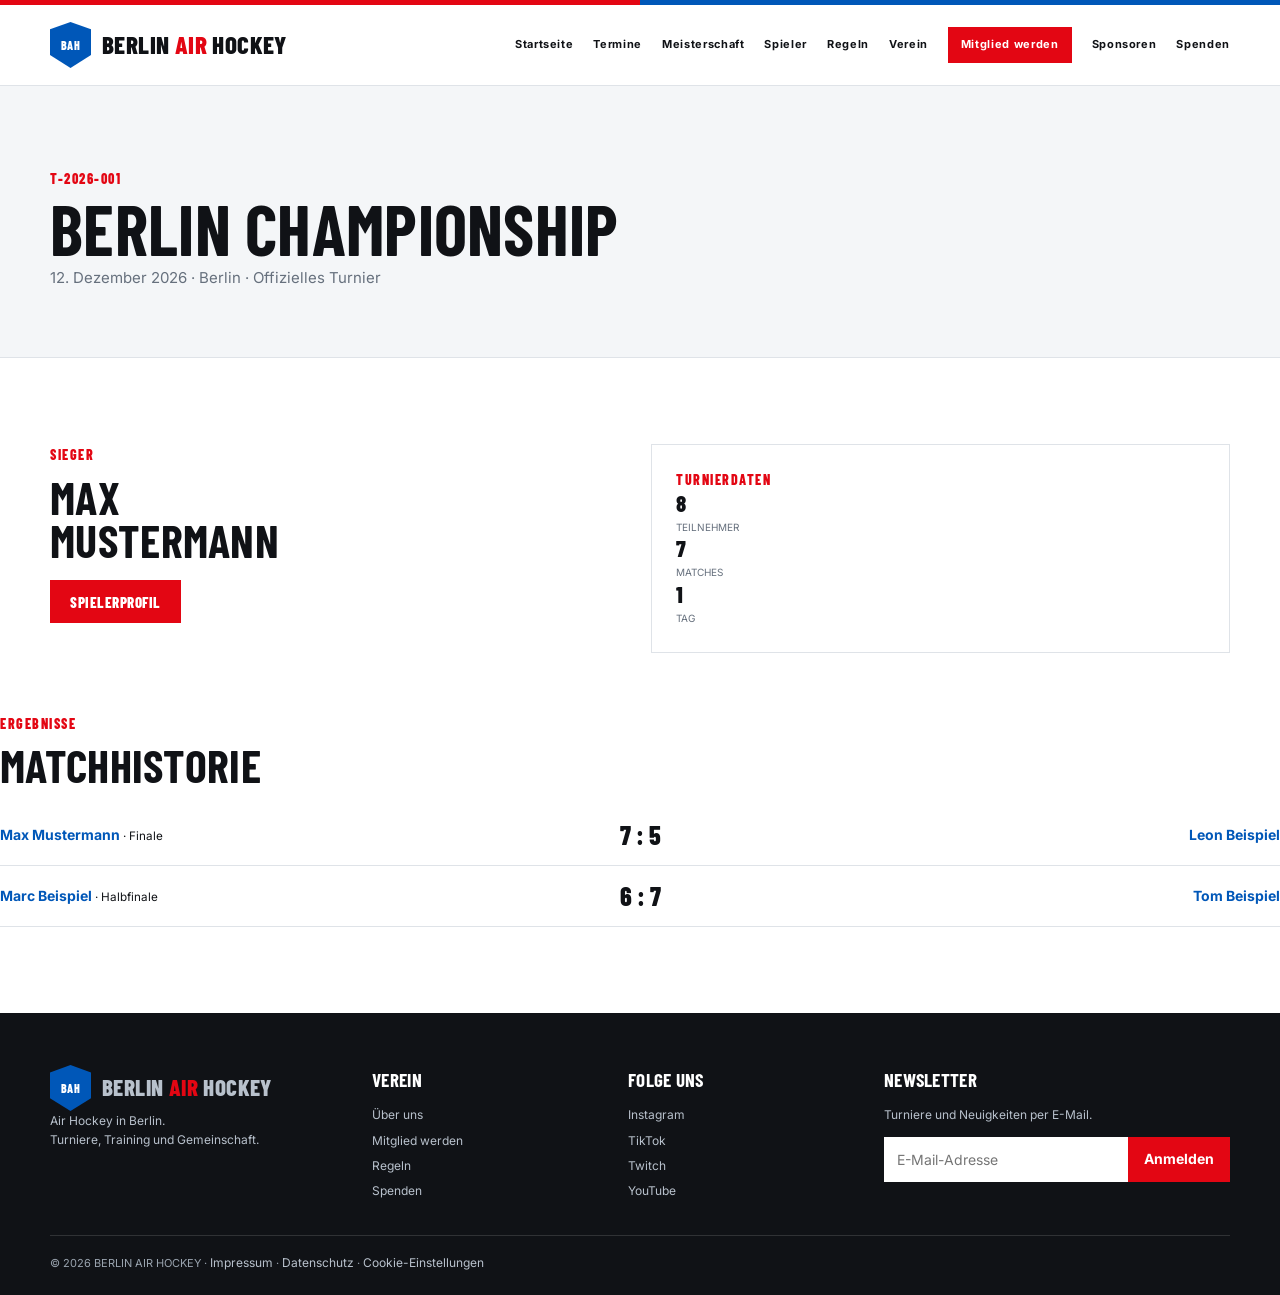
<file: turnier.html>
<!doctype html><html lang="de"><head><meta charset="utf-8"><meta name="viewport" content="width=device-width,initial-scale=1"><meta name="description" content="Turnierdetails Berlin Air Hockey."><title>Turnier | Berlin Air Hockey</title><link rel="preconnect" href="https://fonts.googleapis.com"><link rel="preconnect" href="https://fonts.gstatic.com" crossorigin><link href="https://fonts.googleapis.com/css2?family=Barlow+Condensed:wght@500;600;700;800&family=Inter:wght@400;500;600;700&display=swap" rel="stylesheet"><link rel="stylesheet" href="assets/css/style.css"></head><body data-page="tournament"><div id="site-header"></div><main id="app"></main><div id="site-footer"></div><script type="module" src="assets/js/app.js"></script></body></html>
</file>
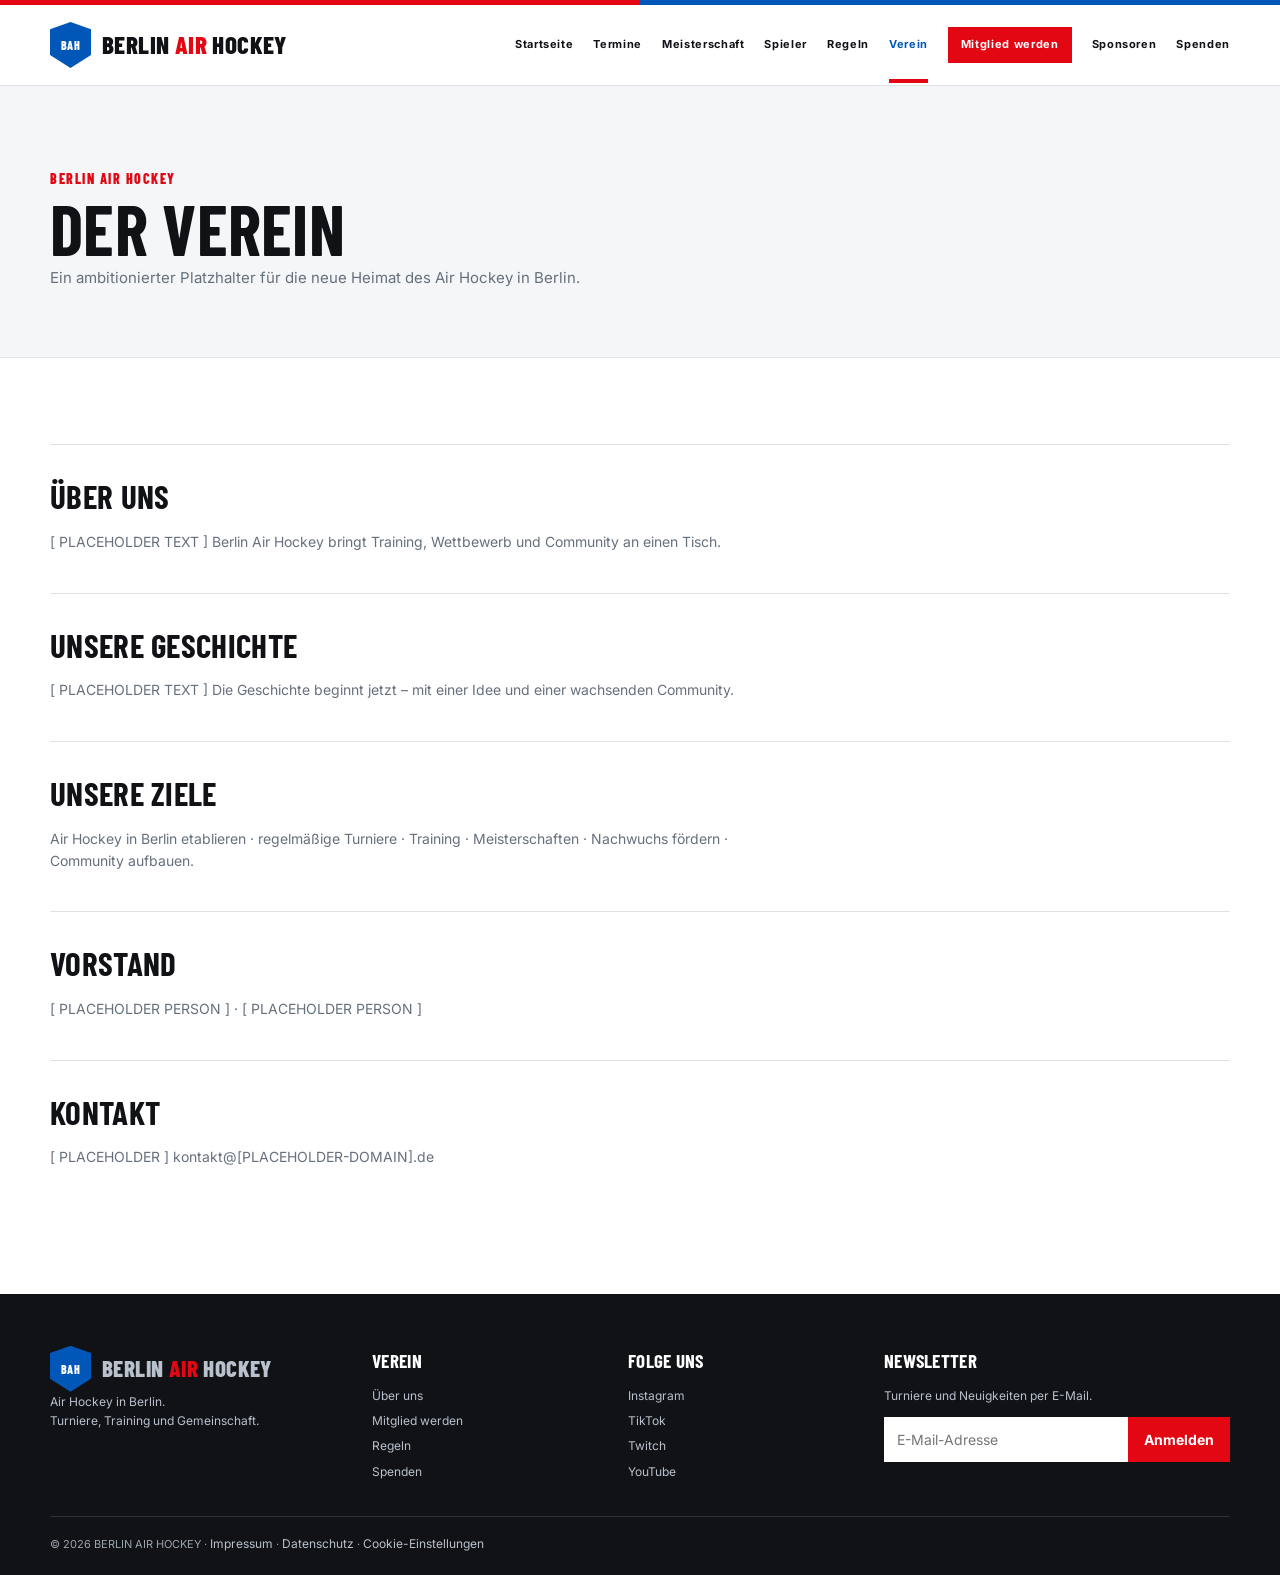
<file: verein.html>
<!doctype html><html lang="de"><head><meta charset="utf-8"><meta name="viewport" content="width=device-width,initial-scale=1"><title>Verein | Berlin Air Hockey</title><link rel="preconnect" href="https://fonts.googleapis.com"><link rel="preconnect" href="https://fonts.gstatic.com" crossorigin><link href="https://fonts.googleapis.com/css2?family=Barlow+Condensed:wght@500;600;700;800&family=Inter:wght@400;500;600;700&display=swap" rel="stylesheet"><link rel="stylesheet" href="assets/css/style.css"></head><body data-page="club"><div id="site-header"></div><main id="app"></main><div id="site-footer"></div><script type="module" src="assets/js/app.js"></script></body></html>
</file>
<file: assets/css/style.css>
:root{--red:#e30613;--blue:#0057b8;--ink:#101216;--muted:#66707d;--line:#dfe3e8;--soft:#f4f6f8;--white:#fff;--display:'Barlow Condensed',sans-serif;--body:Inter,Arial,sans-serif}*{box-sizing:border-box}html{scroll-behavior:smooth;overflow-x:hidden}body{margin:0;background:#fff;color:var(--ink);font:14px/1.6 var(--body);overflow-x:hidden}a{color:inherit;text-decoration:none}button,input,select{font:inherit}button{cursor:pointer}.wrap{width:min(1180px,calc(100% - 40px));margin:auto;min-width:0}.topline{height:5px;background:linear-gradient(90deg,var(--red) 0 50%,var(--blue) 50%)}.header{position:sticky;top:0;z-index:20;background:#fff;border-bottom:1px solid var(--line)}.head-inner{height:80px;display:flex;align-items:center;justify-content:space-between;gap:25px}.brand{display:flex;align-items:center;gap:11px;font:800 25px/.85 var(--display);letter-spacing:.4px}.crest{display:grid;place-items:center;width:41px;height:46px;background:var(--blue);clip-path:polygon(50% 0,100% 16%,100% 72%,50% 100%,0 72%,0 16%);color:#fff;font:800 12px var(--display)}.brand i{font-style:normal;color:var(--red)}.nav{display:flex;align-items:center;gap:20px;font-size:11px;font-weight:700;letter-spacing:.65px}.nav a{padding:29px 0 25px;border-bottom:4px solid transparent}.nav a.active,.nav a:hover{color:var(--blue);border-color:var(--red)}.nav .nav-cta{background:var(--red);border:0;color:#fff;padding:9px 13px}.menu{display:none;border:0;background:none;font-size:25px;color:var(--blue)}h1,h2,h3,p{margin-top:0}h1,h2,h3,.eyebrow,.button,.table-head{font-family:var(--display);letter-spacing:.3px}.eyebrow{font-weight:800;color:var(--red);font-size:14px;letter-spacing:1.5px;text-transform:uppercase}.section{padding:86px 0}.section.soft{background:var(--soft)}.section-title{font-size:46px;line-height:.95;margin:8px 0 18px;text-transform:uppercase}.section-copy{max-width:590px;color:var(--muted);font-size:15px}.button{display:inline-flex;align-items:center;justify-content:center;min-height:43px;padding:0 20px;border:0;background:var(--red);color:#fff;font-size:15px;font-weight:800;letter-spacing:.5px;text-transform:uppercase;transition:.2s}.button:hover{transform:translateY(-2px);background:#bd0610}.button.blue{background:var(--blue)}.button.outline{background:#fff;border:1px solid var(--ink);color:var(--ink)}.hero{position:relative;overflow:hidden;min-height:600px;color:#fff;background:#151a22}.hero:before{content:'';position:absolute;inset:0;background:linear-gradient(100deg,#101216 12%,rgba(16,18,22,.82) 44%,rgba(0,87,184,.28)),repeating-linear-gradient(135deg,transparent 0 42px,rgba(255,255,255,.035) 43px 44px)}.hero:after{content:'';position:absolute;right:-8%;bottom:-40%;width:70%;aspect-ratio:1;background:var(--blue);opacity:.72;clip-path:polygon(38% 0,100% 14%,67% 100%,0 80%)}.hero-content{position:relative;z-index:1;padding:110px 0 72px}.hero .eyebrow{color:#fff}.hero h1{font-size:clamp(65px,9vw,128px);line-height:.78;max-width:700px;margin:14px 0 25px;text-transform:uppercase}.hero h1 em{font-style:normal;color:var(--red)}.hero p{font-size:17px;max-width:450px;color:#e4e8ed}.actions{display:flex;gap:12px;flex-wrap:wrap;margin-top:28px}.hero-tag{position:absolute;z-index:2;right:max(20px,calc((100% - 1180px)/2));bottom:28px;width:255px;padding:22px;background:#fff;color:var(--ink);border-left:7px solid var(--red)}.hero-tag strong{display:block;font:800 27px/1 var(--display)}.hero-tag span{font-size:11px;color:var(--muted)}.event-banner{margin-top:-35px;position:relative;z-index:3;display:grid;grid-template-columns:1.1fr repeat(3,1fr) auto;align-items:center;gap:24px;padding:25px 30px;background:#fff;box-shadow:0 12px 30px #1112}.event-banner b{display:block;font:800 24px/1 var(--display);text-transform:uppercase}.event-banner span{font-size:12px;color:var(--muted)}.label{display:block;color:var(--red);font:800 11px var(--display);letter-spacing:1px;text-transform:uppercase}.grid{display:grid;gap:22px}.grid.two{grid-template-columns:repeat(2,1fr)}.grid.three{grid-template-columns:repeat(3,1fr)}.card{background:#fff;border:1px solid var(--line);padding:24px;transition:transform .2s,box-shadow .2s}.card:hover{transform:translateY(-4px);box-shadow:0 10px 25px #10121612}.champion{display:grid;grid-template-columns:300px 1fr;min-height:350px;background:var(--blue);color:#fff}.portrait{position:relative;display:grid;place-items:center;background:linear-gradient(145deg,#c8d4e5,#eef2f6);color:#657486;font:800 17px var(--display);letter-spacing:1px}.portrait:after{content:'AH';position:absolute;font:800 130px var(--display);color:#0057b822}.champion-info{padding:40px}.champion h2{font-size:58px;line-height:.85;margin:12px 0 25px;text-transform:uppercase}.champion small{color:#dbeafe}.mini-stats{display:flex;gap:30px}.mini-stats b{display:block;font:800 28px/1 var(--display)}.mini-stats span{font-size:10px;text-transform:uppercase}.standing{width:100%;border-collapse:collapse}.standing th{background:var(--ink);color:#fff;text-align:left;padding:13px 12px;font:700 12px var(--display);letter-spacing:.5px}.standing td{padding:14px 12px;border-bottom:1px solid var(--line);font-size:13px}.standing tr:hover td{background:#f7faff}.player-link{font-weight:700;color:var(--blue)}.rank{font:800 22px var(--display);color:var(--red)}.table-wrap{max-width:100%;overflow-x:auto;overscroll-behavior-x:contain;-webkit-overflow-scrolling:touch}.result{display:grid;grid-template-columns:minmax(0,1fr) auto minmax(0,1fr);align-items:center;gap:14px;padding:17px 0;border-bottom:1px solid var(--line)}.result b:last-child{text-align:right}.score{font:800 26px/1 var(--display)}.media{height:295px;background:linear-gradient(135deg,#162332,#0057b8);display:grid;place-items:center;color:#fff;position:relative;overflow:hidden}.media:before{content:'▶';display:grid;place-items:center;width:72px;height:72px;border:2px solid #fff;border-radius:50%;font-size:25px}.media small{position:absolute;bottom:20px;left:20px;font-weight:700;letter-spacing:1px}.socials{display:flex;gap:10px;flex-wrap:wrap}.socials a{border:1px solid var(--line);padding:10px 15px;font-weight:700}.newsletter{background:var(--blue);color:#fff;padding:42px;display:flex;justify-content:space-between;align-items:center;gap:30px}.newsletter h2{font-size:37px;line-height:.9;margin:0}.newsletter p{margin:8px 0 0;color:#dbeafe}.signup{display:flex}.signup input{height:45px;border:0;padding:0 13px;min-width:240px}.signup button{border:0;background:var(--red);color:#fff;padding:0 16px;font-weight:700}.page-hero{padding:82px 0 52px;background:var(--soft);border-bottom:1px solid var(--line)}.page-hero h1{font-size:70px;line-height:.8;margin:10px 0;text-transform:uppercase}.filters{display:flex;gap:8px;flex-wrap:wrap;margin:24px 0}.filter{border:1px solid var(--line);background:#fff;padding:9px 14px;font:700 12px var(--display);text-transform:uppercase}.filter.active,.filter:hover{background:var(--blue);color:#fff;border-color:var(--blue)}.event-card{padding:0;overflow:hidden}.event-date{padding:22px;background:var(--blue);color:#fff;font:800 45px/.75 var(--display)}.event-date span{display:block;font-size:13px;letter-spacing:1px;margin-top:8px}.event-body{padding:22px}.event-body h3{font-size:29px;line-height:.9;margin:8px 0 16px;text-transform:uppercase}.metadata{display:grid;gap:7px;color:var(--muted);font-size:12px}.metadata strong{color:var(--ink)}.player-card{padding:0;overflow:hidden}.player-card .portrait{height:230px}.player-body{padding:19px}.player-body h3{font-size:31px;line-height:.85;margin:8px 0;text-transform:uppercase}.player-id{font-size:11px;color:var(--muted);font-weight:700}.player-card .statsline{display:flex;gap:18px;margin:16px 0}.statsline b{display:block;font:800 23px/1 var(--display)}.statsline span{font-size:10px;color:var(--muted);text-transform:uppercase}.search{width:100%;border:1px solid var(--line);padding:14px;margin:20px 0 8px}.profile-head{display:grid;grid-template-columns:300px 1fr;gap:35px;align-items:end}.profile-head .portrait{height:320px}.profile-head h1{font-size:75px;line-height:.78;margin:5px 0 18px;text-transform:uppercase}.rating{display:inline-block;background:var(--red);color:#fff;padding:8px 13px;font:800 20px var(--display)}.stats-grid{display:grid;grid-template-columns:repeat(4,1fr);border:1px solid var(--line)}.stat{padding:20px;border:1px solid var(--line)}.stat b{display:block;font:800 37px/.9 var(--display);color:var(--blue)}.stat span{font-size:10px;text-transform:uppercase;font-weight:700;color:var(--muted)}.rule{padding:25px 0;border-top:1px solid var(--line)}.rule h2{font-size:33px;margin:0 0 8px;text-transform:uppercase}.rule p{color:var(--muted);max-width:750px}.goal{padding:30px;background:var(--soft)}.progress{height:13px;background:#dbe2e9;margin:15px 0;overflow:hidden}.progress i{display:block;height:100%;width:0;background:var(--red);transition:width 1s}.amounts{display:flex;gap:8px;flex-wrap:wrap}.amounts button{background:#fff;border:1px solid var(--line);padding:11px 18px;font-weight:700}.footer{background:var(--ink);color:#fff;padding:52px 0 22px}.footer-grid{display:grid;grid-template-columns:1.3fr repeat(3,1fr);gap:35px}.footer .brand{font-size:23px}.footer p,.footer a{color:#b8c1cc;font-size:12px}.footer h3{font-size:19px;text-transform:uppercase;margin:0 0 10px}.footer-links{display:grid;gap:6px}.copyright{border-top:1px solid #ffffff22;margin-top:35px;padding-top:17px;color:#9aa4af;font-size:11px}.toast{position:fixed;bottom:20px;right:20px;background:var(--ink);color:#fff;padding:14px 18px;z-index:30;transform:translateY(100px);transition:.3s}.toast.show{transform:translateY(0)}
@media(max-width:900px){.nav{display:none}.nav.open{display:flex;position:absolute;top:80px;left:0;right:0;background:#fff;padding:15px 20px;flex-direction:column;align-items:stretch;gap:0;box-shadow:0 12px 16px #1112}.nav.open a{padding:13px 0;border-bottom:1px solid var(--line)}.menu{display:block}.event-banner{grid-template-columns:1fr 1fr}.event-banner .button{grid-column:span 2}.grid.three{grid-template-columns:repeat(2,1fr)}.hero-tag{display:none}.footer-grid{grid-template-columns:1fr 1fr}.stats-grid{grid-template-columns:repeat(3,1fr)}}
@media(max-width:600px){.wrap{width:min(100% - 30px,1180px)}.head-inner{height:68px}.topline{height:4px}.nav.open{top:68px}.section{padding:48px 0}.section-title{font-size:35px}.eyebrow{font-size:12px}.hero{min-height:455px}.hero-content{padding:72px 0 45px}.hero h1{font-size:59px}.hero p{font-size:15px}.button{min-height:40px;padding:0 15px;font-size:14px}.event-banner{margin-top:0;grid-template-columns:1fr;padding:20px}.event-banner .button{grid-column:auto}.event-banner b{font-size:22px}.grid.two,.grid.three,.champion,.profile-head{grid-template-columns:1fr;min-width:0}.champion .portrait{height:210px}.champion-info{padding:24px}.champion h2{font-size:42px}.newsletter{padding:24px;display:block}.newsletter h2{font-size:32px}.signup{margin-top:20px;width:100%;min-width:0}.signup input{min-width:0;width:100%}.signup button{flex:0 0 auto}.page-hero{padding:48px 0 32px}.page-hero h1,.profile-head h1{font-size:49px}.profile-head .portrait{height:240px}.stats-grid{grid-template-columns:repeat(2,minmax(0,1fr))}.stat{padding:14px}.stat b{font-size:32px}.footer-grid{grid-template-columns:1fr}.mini-stats{gap:17px}.standing{min-width:690px}.standing th,.standing td{padding:11px 9px;white-space:nowrap}.table-wrap{margin-right:-15px;padding-right:15px}.result{gap:8px;font-size:12px}.score{font-size:22px}.media{height:225px}.media:before{width:58px;height:58px}.filters{gap:6px}.filter{padding:8px 10px}.card{padding:20px}.event-card{padding:0}.event-body{padding:20px}.goal{padding:22px}}
</file>
